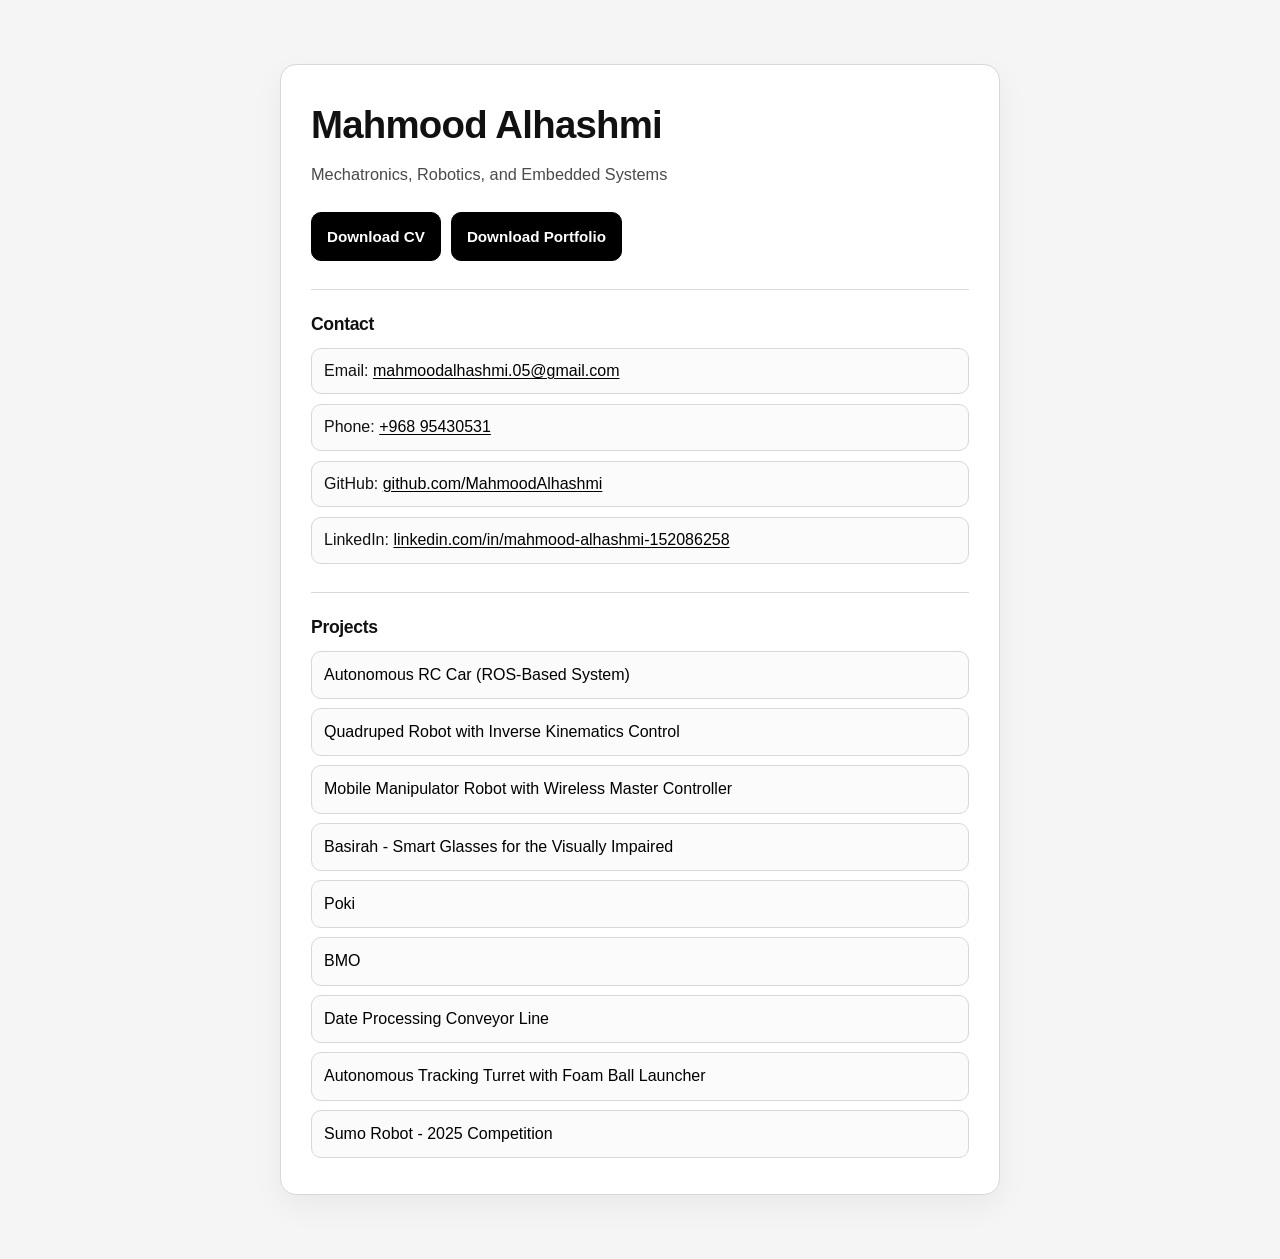
<file: index.html>
﻿<!DOCTYPE html>
<html lang="en">
<head>
  <meta charset="UTF-8" />
  <meta name="viewport" content="width=device-width, initial-scale=1.0" />
  <title>Mahmood Alhashmi</title>
  <meta name="description" content="Mahmood Alhashmi | Portfolio" />
  
  <link rel="icon" type="image/png" href="favicon.png" />
<style>
    :root {
      --bg: #f5f5f5;
      --surface: #ffffff;
      --text: #111111;
      --muted: #4a4a4a;
      --line: #d8d8d8;
      --accent: #000000;
      --accent-hover: #1f1f1f;
    }

    * { box-sizing: border-box; }

    body {
      margin: 0;
      font-family: "Segoe UI", Tahoma, Geneva, Verdana, sans-serif;
      background: var(--bg);
      color: var(--text);
      line-height: 1.65;
    }

    main {
      max-width: 760px;
      margin: 0 auto;
      padding: 64px 20px;
    }

    .shell {
      background: var(--surface);
      border: 1px solid var(--line);
      border-radius: 16px;
      box-shadow: 0 12px 32px rgba(0, 0, 0, 0.05);
      padding: 36px 30px;
    }

    h1, h2 {
      margin: 0 0 12px;
      line-height: 1.25;
      letter-spacing: -0.02em;
    }

    h1 { font-size: clamp(1.9rem, 5vw, 2.4rem); }
    h2 { font-size: 1.1rem; margin-top: 0; }

    p { margin: 0 0 14px; color: var(--muted); max-width: 52ch; }

    header p { font-size: 1.02rem; }

    .actions {
      display: flex;
      gap: 10px;
      flex-wrap: wrap;
      margin: 24px 0 0;
    }

    .btn {
      display: inline-block;
      text-decoration: none;
      color: #ffffff;
      background: var(--accent);
      border: 1px solid var(--accent);
      padding: 11px 15px;
      border-radius: 10px;
      font-weight: 600;
      font-size: 0.95rem;
      transition: background-color 0.18s ease, transform 0.18s ease, box-shadow 0.18s ease;
    }

    .btn:hover {
      background: var(--accent-hover);
      border-color: var(--accent-hover);
      transform: translateY(-1px);
      box-shadow: 0 5px 14px rgba(0, 0, 0, 0.18);
    }

    .contact, .projects {
      border-top: 1px solid var(--line);
      padding-top: 24px;
      margin-top: 28px;
    }

    .contact-list {
      list-style: none;
      padding: 0;
      margin: 0;
      display: grid;
      gap: 10px;
    }

    .contact-list li {
      padding: 9px 12px;
      border: 1px solid var(--line);
      border-radius: 10px;
      background: #fbfbfb;
    }

    a {
      color: var(--accent);
      text-underline-offset: 2px;
      text-decoration-thickness: 1px;
    }

    .projects ul {
      margin: 0;
      padding: 0;
      list-style: none;
      display: grid;
      gap: 9px;
    }

    .projects li {
      border: 1px solid var(--line);
      border-radius: 10px;
      background: #fbfbfb;
      padding: 10px 12px;
    }

    .projects li a { text-decoration: none; }
    .projects li a:hover { text-decoration: underline; }

    @media (max-width: 600px) {
      main { padding: 28px 14px; }
      .shell { padding: 24px 18px; border-radius: 12px; }
      .btn { width: 100%; text-align: center; }
    }
  </style>
</head>
<body>
  <main>
    <div class="shell">
      <header>
        <h1>Mahmood Alhashmi</h1>
        <p>Mechatronics, Robotics, and Embedded Systems</p>
        <div class="actions">
          <a class="btn" href="Mahmood_Alhashmi_CV.pdf" download>Download CV</a>
          <a class="btn" href="Mahmood_Alhashmi_Portfolio.pdf" download>Download Portfolio</a>
        </div>
      </header>

      <section class="contact" aria-labelledby="contact-heading">
        <h2 id="contact-heading">Contact</h2>
        <ul class="contact-list">
          <li>Email: <a href="mailto:mahmoodalhashmi.05@gmail.com">mahmoodalhashmi.05@gmail.com</a></li>
          <li>Phone: <a href="tel:+96895430531">+968 95430531</a></li>
          <li>GitHub: <a href="https://github.com/MahmoodAlhashmi" target="_blank" rel="noopener noreferrer">github.com/MahmoodAlhashmi</a></li>
          <li>LinkedIn: <a href="https://www.linkedin.com/in/mahmood-alhashmi-152086258/" target="_blank" rel="noopener noreferrer">linkedin.com/in/mahmood-alhashmi-152086258</a></li>
        </ul>
      </section>

      <section class="projects" aria-labelledby="projects-heading">
        <h2 id="projects-heading">Projects</h2>
        <ul>
          <li><a href="projects/autonomous-rc-car.html">Autonomous RC Car (ROS-Based System)</a></li>
          <li><a href="projects/quadruped-ik.html">Quadruped Robot with Inverse Kinematics Control</a></li>
          <li><a href="projects/mobile-manipulator.html">Mobile Manipulator Robot with Wireless Master Controller</a></li>
          <li><a href="projects/basirah.html">Basirah - Smart Glasses for the Visually Impaired</a></li>
          <li><a href="projects/poki.html">Poki</a></li>
          <li><a href="projects/bmo.html">BMO</a></li>
          <li><a href="projects/date-processing-line.html">Date Processing Conveyor Line</a></li>
          <li><a href="projects/autonomous-turret.html">Autonomous Tracking Turret with Foam Ball Launcher</a></li>
          <li><a href="projects/sumo-robot.html">Sumo Robot - 2025 Competition</a></li>
        </ul>
      </section>
    </div>
  </main>
</body>
</html>
</file>
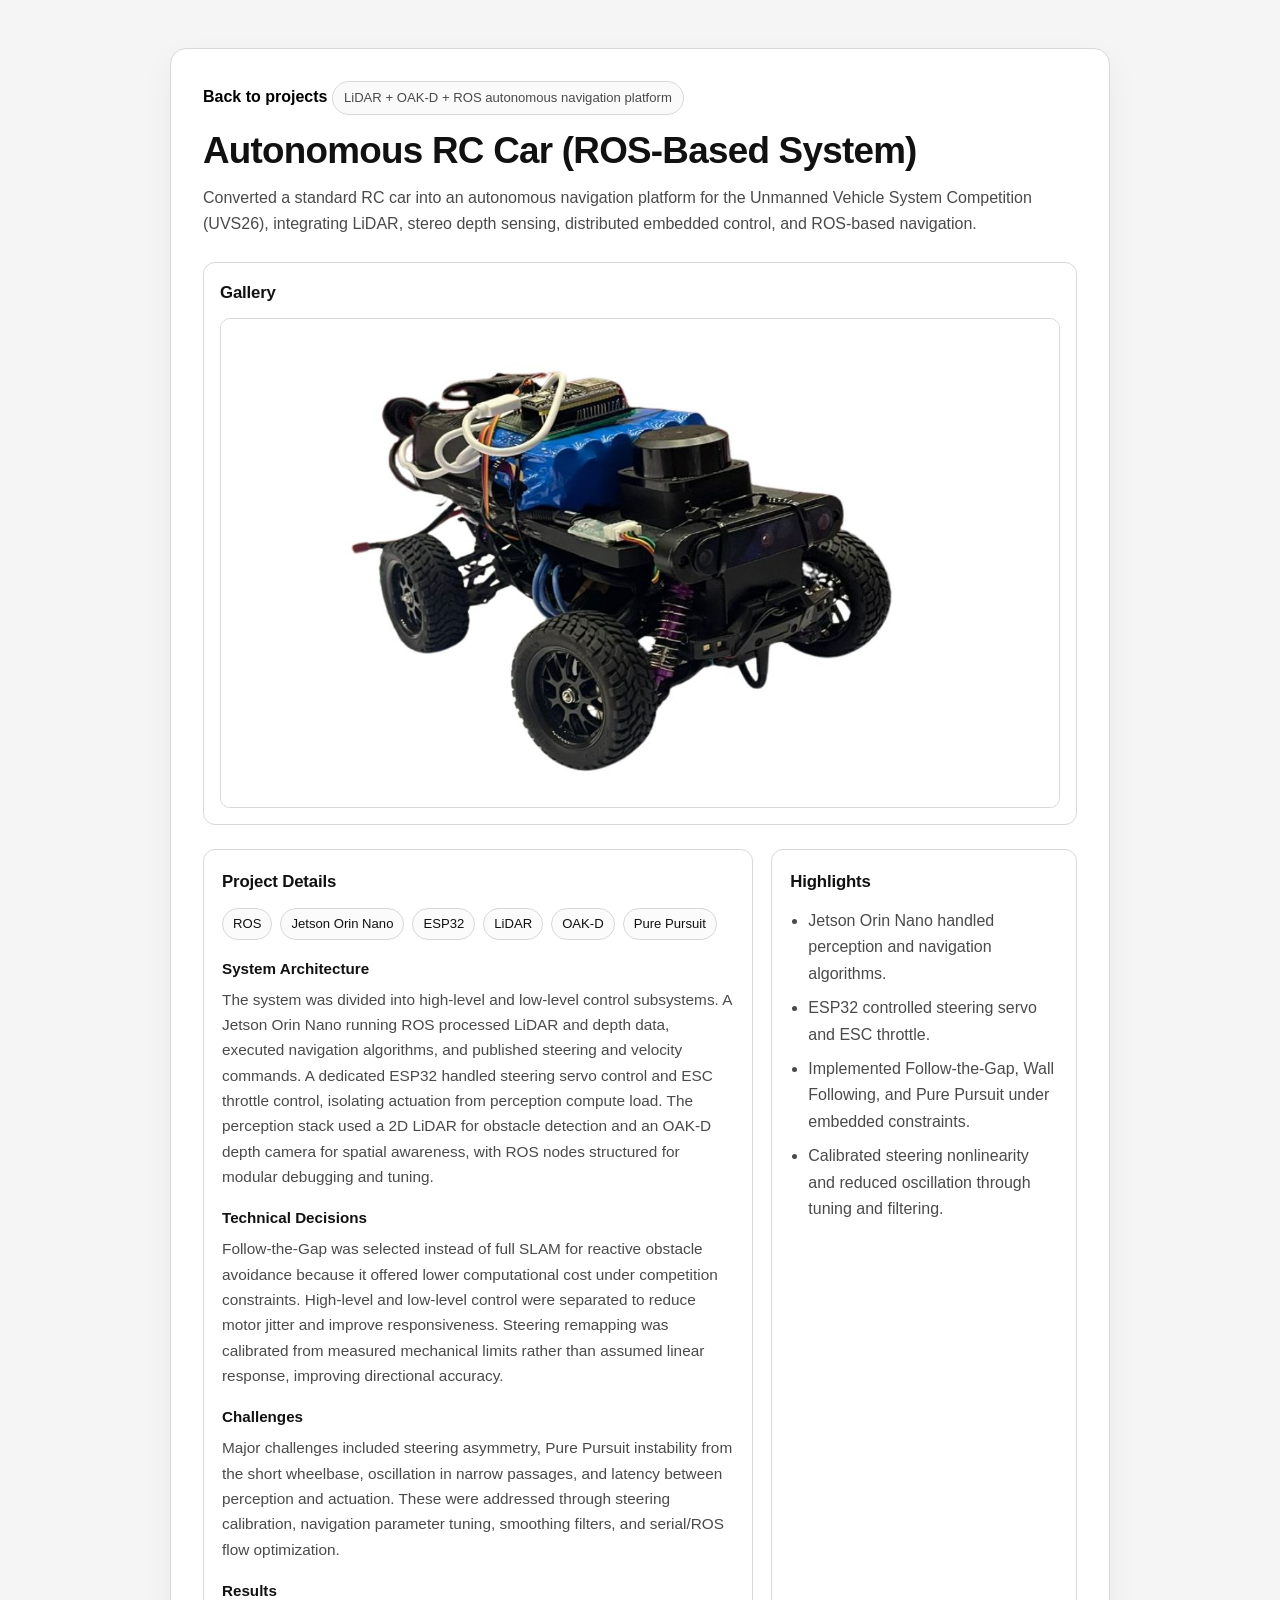
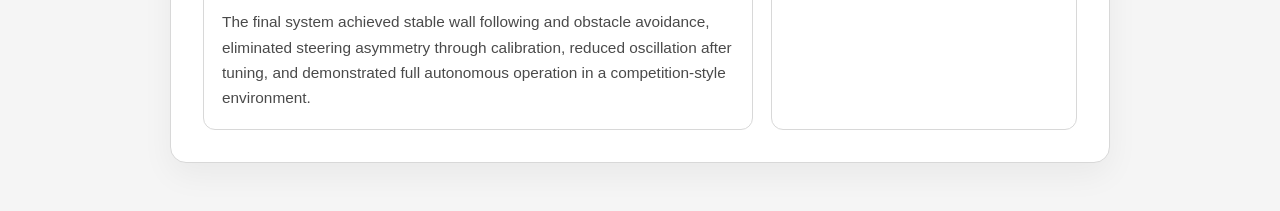
<file: projects/autonomous-rc-car.html>
﻿<!DOCTYPE html>
<html lang="en">
<head>
  <meta charset="UTF-8" />
  <meta name="viewport" content="width=device-width, initial-scale=1.0" />
  <title>Autonomous RC Car (ROS-Based System) | Mahmood Alhashmi</title>
  <meta name="description" content="Converted a standard RC car into an autonomous navigation platform for the Unmanned Vehicle System Competition (UVS26), integrating LiDAR, stereo depth sensing, distributed embedded control, and ROS-based navigation." />
  
  <link rel="icon" type="image/png" href="../favicon.png" />
<style>
    :root {
      --bg: #f5f5f5;
      --surface: #ffffff;
      --text: #111111;
      --muted: #4a4a4a;
      --line: #d8d8d8;
      --accent: #000000;
      --accent-hover: #1f1f1f;
    }

    * { box-sizing: border-box; }

    body {
      margin: 0;
      font-family: "Segoe UI", Tahoma, Geneva, Verdana, sans-serif;
      background: var(--bg);
      color: var(--text);
      line-height: 1.65;
    }

    main {
      max-width: 980px;
      margin: 0 auto;
      padding: 48px 20px;
    }

    .shell {
      background: var(--surface);
      border: 1px solid var(--line);
      border-radius: 16px;
      box-shadow: 0 12px 32px rgba(0, 0, 0, 0.05);
      padding: 32px;
    }

    .back-link {
      display: inline-block;
      margin-bottom: 14px;
      color: var(--accent);
      text-decoration: none;
      font-weight: 600;
    }

    .back-link:hover { text-decoration: underline; }

    .pill {
      display: inline-block;
      font-size: 0.82rem;
      border: 1px solid var(--line);
      border-radius: 999px;
      padding: 5px 11px;
      margin-bottom: 14px;
      background: #fafafa;
      color: var(--muted);
    }

    h1 {
      margin: 0;
      font-size: clamp(1.8rem, 4vw, 2.3rem);
      line-height: 1.2;
      letter-spacing: -0.02em;
    }

    p {
      margin: 12px 0 0;
      color: var(--muted);
    }

    .gallery-section {
      margin-top: 24px;
      border: 1px solid var(--line);
      border-radius: 12px;
      padding: 16px;
      background: #ffffff;
    }

    h2 {
      margin: 0 0 12px;
      font-size: 1.05rem;
      letter-spacing: -0.01em;
    }

    .gallery-grid {
      display: grid;
      grid-template-columns: repeat(auto-fit, minmax(220px, 1fr));
      gap: 10px;
    }

    .gallery-image {
      width: 100%;
      aspect-ratio: 12 / 7;
      object-fit: cover;
      border: 1px solid var(--line);
      border-radius: 10px;
      background: #fbfbfb;
      display: block;
    }

    .gallery-empty {
      border: 1px dashed var(--line);
      border-radius: 10px;
      padding: 14px;
      color: var(--muted);
      background: #fbfbfb;
    }

    .content-grid {
      margin-top: 24px;
      display: grid;
      grid-template-columns: 1.8fr 1fr;
      gap: 18px;
    }

    .card {
      border: 1px solid var(--line);
      border-radius: 12px;
      padding: 18px;
      background: #ffffff;
    }

    .tags {
      display: flex;
      flex-wrap: wrap;
      gap: 8px;
      margin-bottom: 14px;
    }

    .tag {
      border: 1px solid var(--line);
      border-radius: 999px;
      padding: 4px 10px;
      font-size: 0.82rem;
      background: #fbfbfb;
      color: var(--text);
    }

    h3 {
      margin: 16px 0 6px;
      font-size: 0.95rem;
      color: var(--text);
    }

    .details p {
      margin: 0;
      color: var(--muted);
      font-size: 0.96rem;
    }

    .highlights {
      margin: 0;
      padding-left: 18px;
    }

    .highlights li {
      margin-bottom: 8px;
      color: var(--muted);
    }
@media (max-width: 760px) {
      main { padding: 26px 14px; }
      .shell { padding: 22px 18px; border-radius: 12px; }
      .content-grid { grid-template-columns: 1fr; }
    }
  </style>
</head>
<body>
  <main>
    <div class="shell">
      <a class="back-link" href="../index.html#projects">Back to projects</a>
      <span class="pill">LiDAR + OAK-D + ROS autonomous navigation platform</span>
      <h1>Autonomous RC Car (ROS-Based System)</h1>
      <p>Converted a standard RC car into an autonomous navigation platform for the Unmanned Vehicle System Competition (UVS26), integrating LiDAR, stereo depth sensing, distributed embedded control, and ROS-based navigation.</p>

      <section class="gallery-section" aria-label="Project gallery">
        <h2>Gallery</h2>
        <div class="gallery-grid">
          <img class="gallery-image" src="../images/autonomous-rc-car/5.jpg" alt="Autonomous RC Car (ROS-Based System) image 1" loading="lazy" />
        </div>
      </section>

      <section class="content-grid" aria-label="Project details and highlights">
        <article class="card details">
          <h2>Project Details</h2>
          <div class="tags">
          <span class="tag">ROS</span>
          <span class="tag">Jetson Orin Nano</span>
          <span class="tag">ESP32</span>
          <span class="tag">LiDAR</span>
          <span class="tag">OAK-D</span>
          <span class="tag">Pure Pursuit</span>
          </div>
        <h3>System Architecture</h3>
        <p>The system was divided into high-level and low-level control subsystems. A Jetson Orin Nano running ROS processed LiDAR and depth data, executed navigation algorithms, and published steering and velocity commands. A dedicated ESP32 handled steering servo control and ESC throttle control, isolating actuation from perception compute load. The perception stack used a 2D LiDAR for obstacle detection and an OAK-D depth camera for spatial awareness, with ROS nodes structured for modular debugging and tuning.</p>
        <h3>Technical Decisions</h3>
        <p>Follow-the-Gap was selected instead of full SLAM for reactive obstacle avoidance because it offered lower computational cost under competition constraints. High-level and low-level control were separated to reduce motor jitter and improve responsiveness. Steering remapping was calibrated from measured mechanical limits rather than assumed linear response, improving directional accuracy.</p>
        <h3>Challenges</h3>
        <p>Major challenges included steering asymmetry, Pure Pursuit instability from the short wheelbase, oscillation in narrow passages, and latency between perception and actuation. These were addressed through steering calibration, navigation parameter tuning, smoothing filters, and serial/ROS flow optimization.</p>
        <h3>Results</h3>
        <p>The final system achieved stable wall following and obstacle avoidance, eliminated steering asymmetry through calibration, reduced oscillation after tuning, and demonstrated full autonomous operation in a competition-style environment.</p>
        </article>

        <aside class="card">
          <h2>Highlights</h2>
          <ul class="highlights">
          <li>Jetson Orin Nano handled perception and navigation algorithms.</li>
          <li>ESP32 controlled steering servo and ESC throttle.</li>
          <li>Implemented Follow-the-Gap, Wall Following, and Pure Pursuit under embedded constraints.</li>
          <li>Calibrated steering nonlinearity and reduced oscillation through tuning and filtering.</li>
          </ul>
</aside>
      </section>
    </div>
  </main>
</body>
</html>
</file>
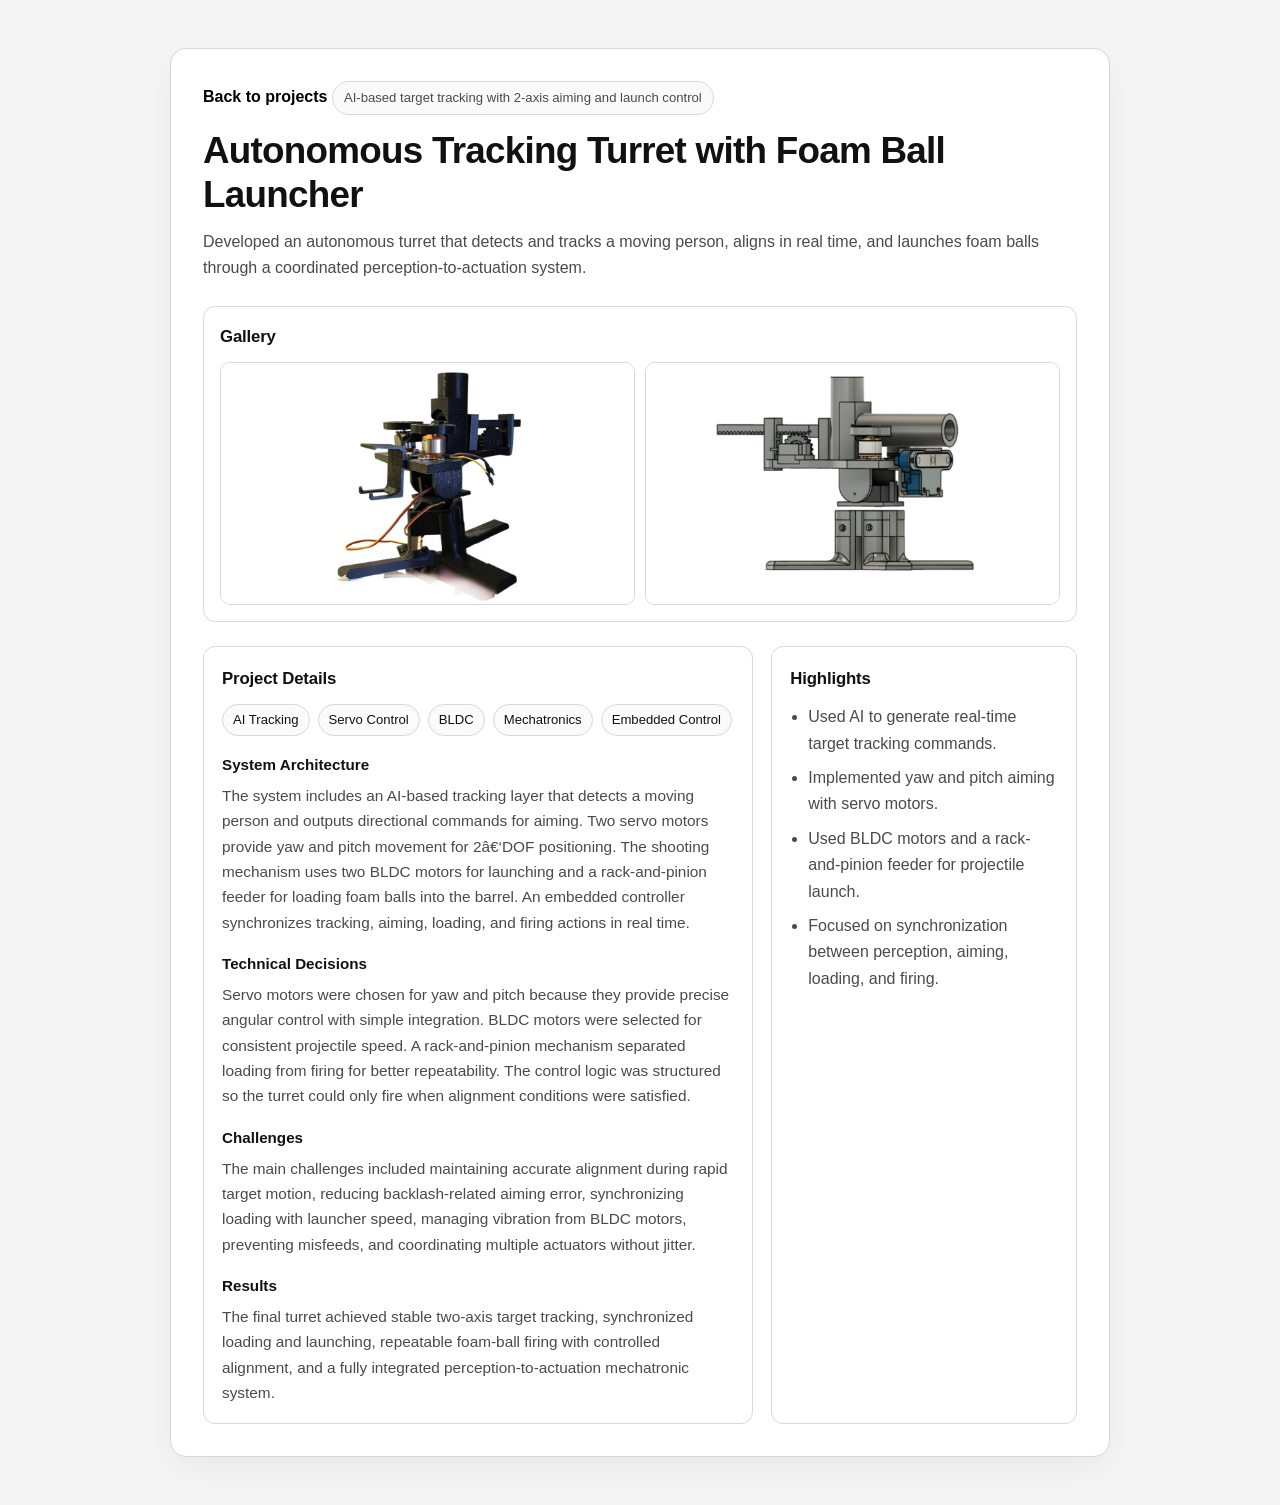
<file: projects/autonomous-turret.html>
﻿<!DOCTYPE html>
<html lang="en">
<head>
  <meta charset="UTF-8" />
  <meta name="viewport" content="width=device-width, initial-scale=1.0" />
  <title>Autonomous Tracking Turret with Foam Ball Launcher | Mahmood Alhashmi</title>
  <meta name="description" content="Developed an autonomous turret that detects and tracks a moving person, aligns in real time, and launches foam balls through a coordinated perception-to-actuation system." />
  
  <link rel="icon" type="image/png" href="../favicon.png" />
<style>
    :root {
      --bg: #f5f5f5;
      --surface: #ffffff;
      --text: #111111;
      --muted: #4a4a4a;
      --line: #d8d8d8;
      --accent: #000000;
      --accent-hover: #1f1f1f;
    }

    * { box-sizing: border-box; }

    body {
      margin: 0;
      font-family: "Segoe UI", Tahoma, Geneva, Verdana, sans-serif;
      background: var(--bg);
      color: var(--text);
      line-height: 1.65;
    }

    main {
      max-width: 980px;
      margin: 0 auto;
      padding: 48px 20px;
    }

    .shell {
      background: var(--surface);
      border: 1px solid var(--line);
      border-radius: 16px;
      box-shadow: 0 12px 32px rgba(0, 0, 0, 0.05);
      padding: 32px;
    }

    .back-link {
      display: inline-block;
      margin-bottom: 14px;
      color: var(--accent);
      text-decoration: none;
      font-weight: 600;
    }

    .back-link:hover { text-decoration: underline; }

    .pill {
      display: inline-block;
      font-size: 0.82rem;
      border: 1px solid var(--line);
      border-radius: 999px;
      padding: 5px 11px;
      margin-bottom: 14px;
      background: #fafafa;
      color: var(--muted);
    }

    h1 {
      margin: 0;
      font-size: clamp(1.8rem, 4vw, 2.3rem);
      line-height: 1.2;
      letter-spacing: -0.02em;
    }

    p {
      margin: 12px 0 0;
      color: var(--muted);
    }

    .gallery-section {
      margin-top: 24px;
      border: 1px solid var(--line);
      border-radius: 12px;
      padding: 16px;
      background: #ffffff;
    }

    h2 {
      margin: 0 0 12px;
      font-size: 1.05rem;
      letter-spacing: -0.01em;
    }

    .gallery-grid {
      display: grid;
      grid-template-columns: repeat(auto-fit, minmax(220px, 1fr));
      gap: 10px;
    }

    .gallery-image {
      width: 100%;
      aspect-ratio: 12 / 7;
      object-fit: cover;
      border: 1px solid var(--line);
      border-radius: 10px;
      background: #fbfbfb;
      display: block;
    }

    .gallery-empty {
      border: 1px dashed var(--line);
      border-radius: 10px;
      padding: 14px;
      color: var(--muted);
      background: #fbfbfb;
    }

    .content-grid {
      margin-top: 24px;
      display: grid;
      grid-template-columns: 1.8fr 1fr;
      gap: 18px;
    }

    .card {
      border: 1px solid var(--line);
      border-radius: 12px;
      padding: 18px;
      background: #ffffff;
    }

    .tags {
      display: flex;
      flex-wrap: wrap;
      gap: 8px;
      margin-bottom: 14px;
    }

    .tag {
      border: 1px solid var(--line);
      border-radius: 999px;
      padding: 4px 10px;
      font-size: 0.82rem;
      background: #fbfbfb;
      color: var(--text);
    }

    h3 {
      margin: 16px 0 6px;
      font-size: 0.95rem;
      color: var(--text);
    }

    .details p {
      margin: 0;
      color: var(--muted);
      font-size: 0.96rem;
    }

    .highlights {
      margin: 0;
      padding-left: 18px;
    }

    .highlights li {
      margin-bottom: 8px;
      color: var(--muted);
    }
@media (max-width: 760px) {
      main { padding: 26px 14px; }
      .shell { padding: 22px 18px; border-radius: 12px; }
      .content-grid { grid-template-columns: 1fr; }
    }
  </style>
</head>
<body>
  <main>
    <div class="shell">
      <a class="back-link" href="../index.html#projects">Back to projects</a>
      <span class="pill">AI-based target tracking with 2-axis aiming and launch control</span>
      <h1>Autonomous Tracking Turret with Foam Ball Launcher</h1>
      <p>Developed an autonomous turret that detects and tracks a moving person, aligns in real time, and launches foam balls through a coordinated perception-to-actuation system.</p>

      <section class="gallery-section" aria-label="Project gallery">
        <h2>Gallery</h2>
        <div class="gallery-grid">
          <img class="gallery-image" src="../images/autonomous-turret/2.jpg" alt="Autonomous Tracking Turret with Foam Ball Launcher image 1" loading="lazy" />
          <img class="gallery-image" src="../images/autonomous-turret/autonomous-turret.jpg" alt="Autonomous Tracking Turret with Foam Ball Launcher image 2" loading="lazy" />
        </div>
      </section>

      <section class="content-grid" aria-label="Project details and highlights">
        <article class="card details">
          <h2>Project Details</h2>
          <div class="tags">
          <span class="tag">AI Tracking</span>
          <span class="tag">Servo Control</span>
          <span class="tag">BLDC</span>
          <span class="tag">Mechatronics</span>
          <span class="tag">Embedded Control</span>
          </div>
        <h3>System Architecture</h3>
        <p>The system includes an AI-based tracking layer that detects a moving person and outputs directional commands for aiming. Two servo motors provide yaw and pitch movement for 2â€‘DOF positioning. The shooting mechanism uses two BLDC motors for launching and a rack-and-pinion feeder for loading foam balls into the barrel. An embedded controller synchronizes tracking, aiming, loading, and firing actions in real time.</p>
        <h3>Technical Decisions</h3>
        <p>Servo motors were chosen for yaw and pitch because they provide precise angular control with simple integration. BLDC motors were selected for consistent projectile speed. A rack-and-pinion mechanism separated loading from firing for better repeatability. The control logic was structured so the turret could only fire when alignment conditions were satisfied.</p>
        <h3>Challenges</h3>
        <p>The main challenges included maintaining accurate alignment during rapid target motion, reducing backlash-related aiming error, synchronizing loading with launcher speed, managing vibration from BLDC motors, preventing misfeeds, and coordinating multiple actuators without jitter.</p>
        <h3>Results</h3>
        <p>The final turret achieved stable two-axis target tracking, synchronized loading and launching, repeatable foam-ball firing with controlled alignment, and a fully integrated perception-to-actuation mechatronic system.</p>
        </article>

        <aside class="card">
          <h2>Highlights</h2>
          <ul class="highlights">
          <li>Used AI to generate real-time target tracking commands.</li>
          <li>Implemented yaw and pitch aiming with servo motors.</li>
          <li>Used BLDC motors and a rack-and-pinion feeder for projectile launch.</li>
          <li>Focused on synchronization between perception, aiming, loading, and firing.</li>
          </ul>
</aside>
      </section>
    </div>
  </main>
</body>
</html>
</file>
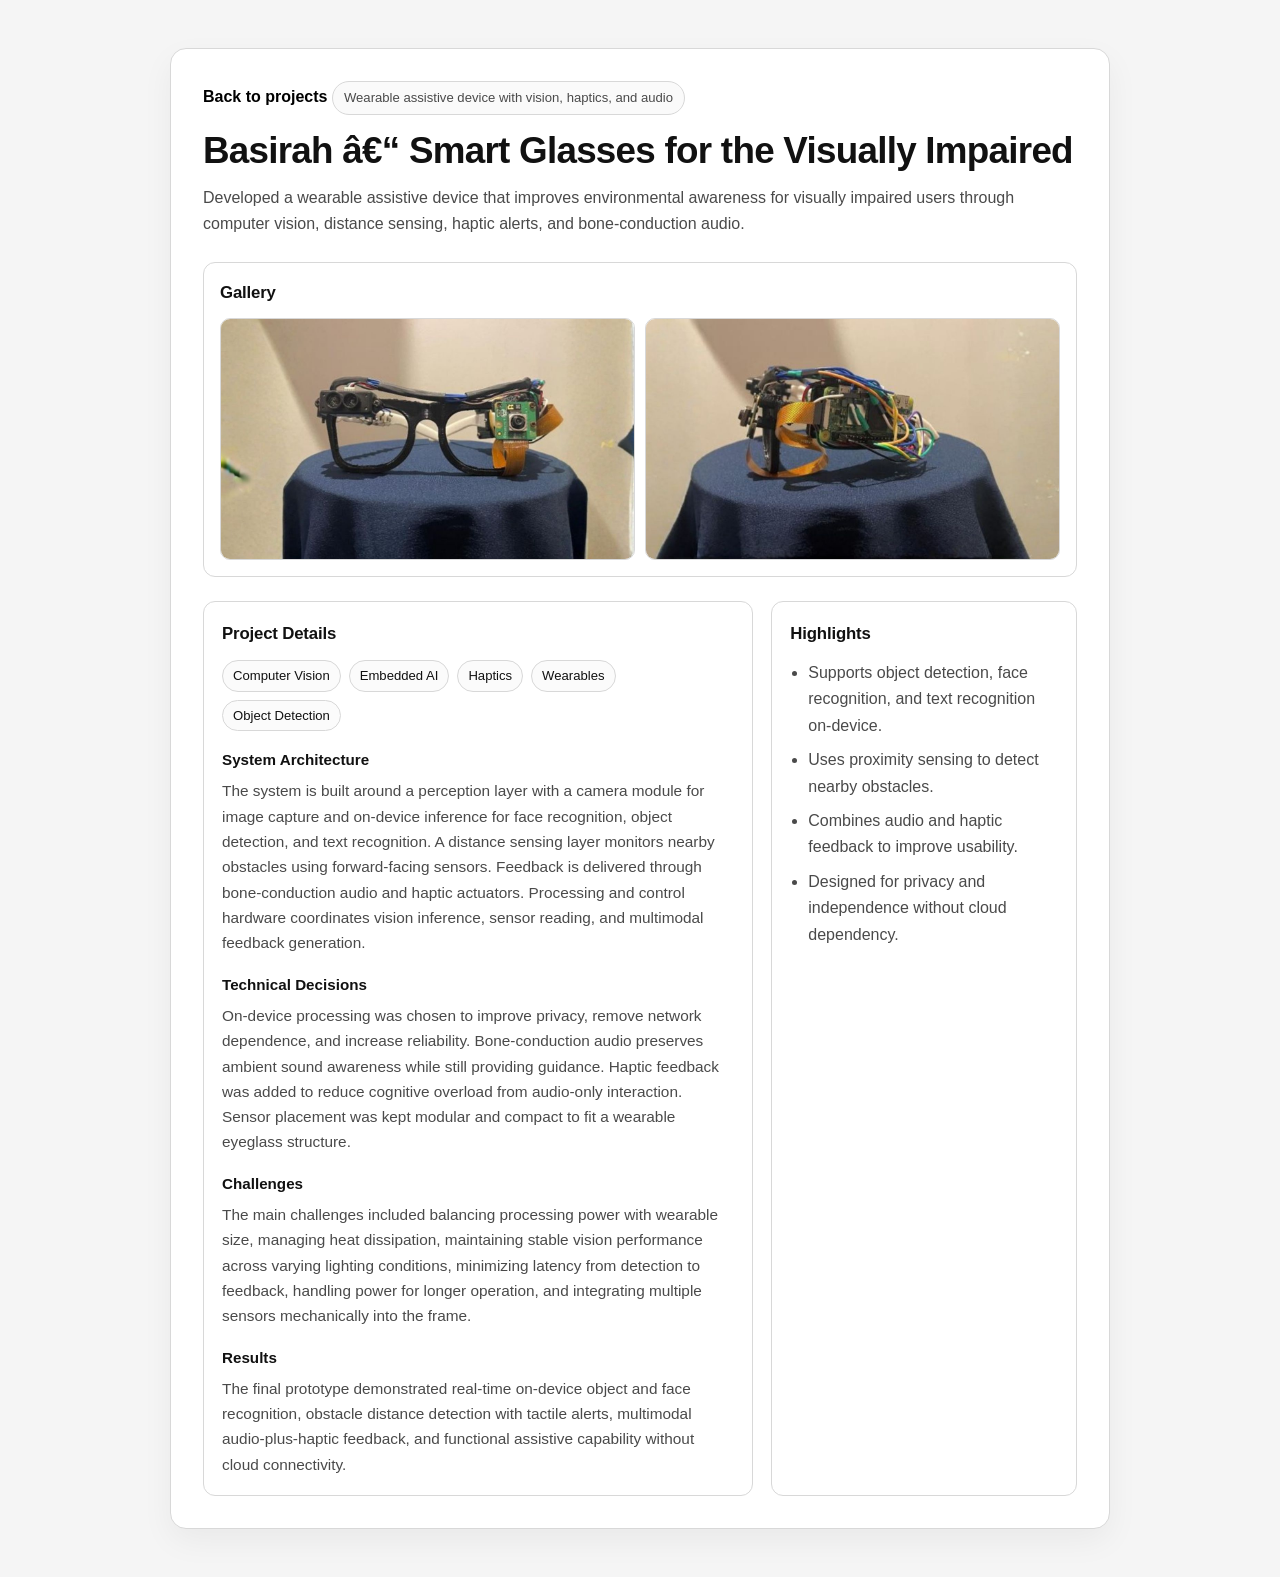
<file: projects/basirah.html>
﻿<!DOCTYPE html>
<html lang="en">
<head>
  <meta charset="UTF-8" />
  <meta name="viewport" content="width=device-width, initial-scale=1.0" />
  <title>Basirah â€“ Smart Glasses for the Visually Impaired | Mahmood Alhashmi</title>
  <meta name="description" content="Developed a wearable assistive device that improves environmental awareness for visually impaired users through computer vision, distance sensing, haptic alerts, and bone-conduction audio." />
  
  <link rel="icon" type="image/png" href="../favicon.png" />
<style>
    :root {
      --bg: #f5f5f5;
      --surface: #ffffff;
      --text: #111111;
      --muted: #4a4a4a;
      --line: #d8d8d8;
      --accent: #000000;
      --accent-hover: #1f1f1f;
    }

    * { box-sizing: border-box; }

    body {
      margin: 0;
      font-family: "Segoe UI", Tahoma, Geneva, Verdana, sans-serif;
      background: var(--bg);
      color: var(--text);
      line-height: 1.65;
    }

    main {
      max-width: 980px;
      margin: 0 auto;
      padding: 48px 20px;
    }

    .shell {
      background: var(--surface);
      border: 1px solid var(--line);
      border-radius: 16px;
      box-shadow: 0 12px 32px rgba(0, 0, 0, 0.05);
      padding: 32px;
    }

    .back-link {
      display: inline-block;
      margin-bottom: 14px;
      color: var(--accent);
      text-decoration: none;
      font-weight: 600;
    }

    .back-link:hover { text-decoration: underline; }

    .pill {
      display: inline-block;
      font-size: 0.82rem;
      border: 1px solid var(--line);
      border-radius: 999px;
      padding: 5px 11px;
      margin-bottom: 14px;
      background: #fafafa;
      color: var(--muted);
    }

    h1 {
      margin: 0;
      font-size: clamp(1.8rem, 4vw, 2.3rem);
      line-height: 1.2;
      letter-spacing: -0.02em;
    }

    p {
      margin: 12px 0 0;
      color: var(--muted);
    }

    .gallery-section {
      margin-top: 24px;
      border: 1px solid var(--line);
      border-radius: 12px;
      padding: 16px;
      background: #ffffff;
    }

    h2 {
      margin: 0 0 12px;
      font-size: 1.05rem;
      letter-spacing: -0.01em;
    }

    .gallery-grid {
      display: grid;
      grid-template-columns: repeat(auto-fit, minmax(220px, 1fr));
      gap: 10px;
    }

    .gallery-image {
      width: 100%;
      aspect-ratio: 12 / 7;
      object-fit: cover;
      border: 1px solid var(--line);
      border-radius: 10px;
      background: #fbfbfb;
      display: block;
    }

    .gallery-empty {
      border: 1px dashed var(--line);
      border-radius: 10px;
      padding: 14px;
      color: var(--muted);
      background: #fbfbfb;
    }

    .content-grid {
      margin-top: 24px;
      display: grid;
      grid-template-columns: 1.8fr 1fr;
      gap: 18px;
    }

    .card {
      border: 1px solid var(--line);
      border-radius: 12px;
      padding: 18px;
      background: #ffffff;
    }

    .tags {
      display: flex;
      flex-wrap: wrap;
      gap: 8px;
      margin-bottom: 14px;
    }

    .tag {
      border: 1px solid var(--line);
      border-radius: 999px;
      padding: 4px 10px;
      font-size: 0.82rem;
      background: #fbfbfb;
      color: var(--text);
    }

    h3 {
      margin: 16px 0 6px;
      font-size: 0.95rem;
      color: var(--text);
    }

    .details p {
      margin: 0;
      color: var(--muted);
      font-size: 0.96rem;
    }

    .highlights {
      margin: 0;
      padding-left: 18px;
    }

    .highlights li {
      margin-bottom: 8px;
      color: var(--muted);
    }
@media (max-width: 760px) {
      main { padding: 26px 14px; }
      .shell { padding: 22px 18px; border-radius: 12px; }
      .content-grid { grid-template-columns: 1fr; }
    }
  </style>
</head>
<body>
  <main>
    <div class="shell">
      <a class="back-link" href="../index.html#projects">Back to projects</a>
      <span class="pill">Wearable assistive device with vision, haptics, and audio</span>
      <h1>Basirah â€“ Smart Glasses for the Visually Impaired</h1>
      <p>Developed a wearable assistive device that improves environmental awareness for visually impaired users through computer vision, distance sensing, haptic alerts, and bone-conduction audio.</p>

      <section class="gallery-section" aria-label="Project gallery">
        <h2>Gallery</h2>
        <div class="gallery-grid">
          <img class="gallery-image" src="../images/basirah/10.jpg" alt="Basirah â€“ Smart Glasses for the Visually Impaired image 1" loading="lazy" />
          <img class="gallery-image" src="../images/basirah/11.jpg" alt="Basirah â€“ Smart Glasses for the Visually Impaired image 2" loading="lazy" />
        </div>
      </section>

      <section class="content-grid" aria-label="Project details and highlights">
        <article class="card details">
          <h2>Project Details</h2>
          <div class="tags">
          <span class="tag">Computer Vision</span>
          <span class="tag">Embedded AI</span>
          <span class="tag">Haptics</span>
          <span class="tag">Wearables</span>
          <span class="tag">Object Detection</span>
          </div>
        <h3>System Architecture</h3>
        <p>The system is built around a perception layer with a camera module for image capture and on-device inference for face recognition, object detection, and text recognition. A distance sensing layer monitors nearby obstacles using forward-facing sensors. Feedback is delivered through bone-conduction audio and haptic actuators. Processing and control hardware coordinates vision inference, sensor reading, and multimodal feedback generation.</p>
        <h3>Technical Decisions</h3>
        <p>On-device processing was chosen to improve privacy, remove network dependence, and increase reliability. Bone-conduction audio preserves ambient sound awareness while still providing guidance. Haptic feedback was added to reduce cognitive overload from audio-only interaction. Sensor placement was kept modular and compact to fit a wearable eyeglass structure.</p>
        <h3>Challenges</h3>
        <p>The main challenges included balancing processing power with wearable size, managing heat dissipation, maintaining stable vision performance across varying lighting conditions, minimizing latency from detection to feedback, handling power for longer operation, and integrating multiple sensors mechanically into the frame.</p>
        <h3>Results</h3>
        <p>The final prototype demonstrated real-time on-device object and face recognition, obstacle distance detection with tactile alerts, multimodal audio-plus-haptic feedback, and functional assistive capability without cloud connectivity.</p>
        </article>

        <aside class="card">
          <h2>Highlights</h2>
          <ul class="highlights">
          <li>Supports object detection, face recognition, and text recognition on-device.</li>
          <li>Uses proximity sensing to detect nearby obstacles.</li>
          <li>Combines audio and haptic feedback to improve usability.</li>
          <li>Designed for privacy and independence without cloud dependency.</li>
          </ul>
</aside>
      </section>
    </div>
  </main>
</body>
</html>
</file>
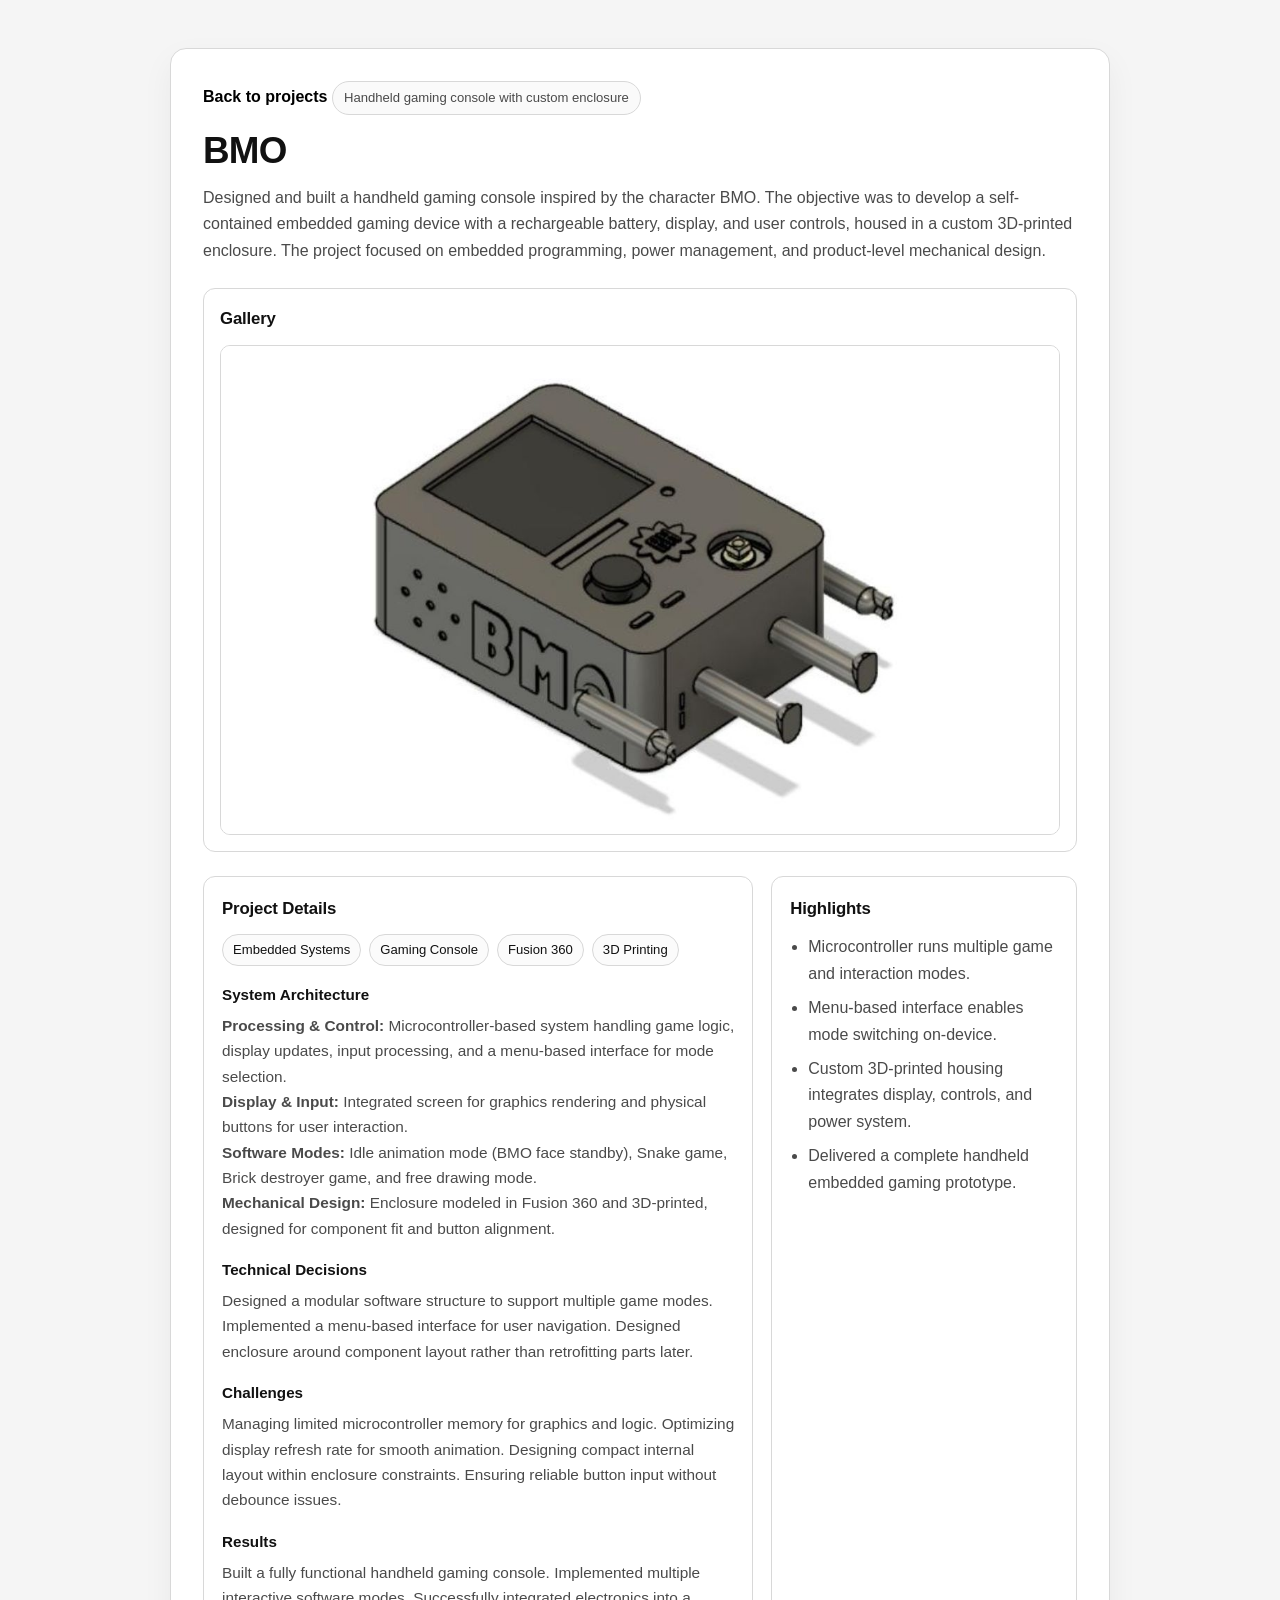
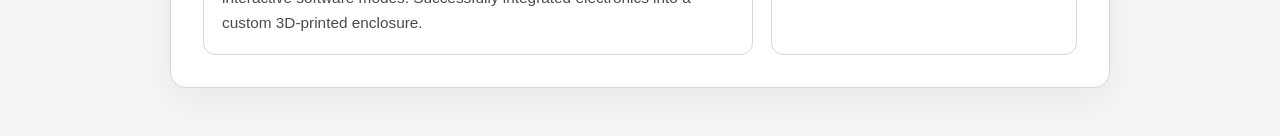
<file: projects/bmo.html>
﻿<!DOCTYPE html>
<html lang="en">
<head>
  <meta charset="UTF-8" />
  <meta name="viewport" content="width=device-width, initial-scale=1.0" />
  <title>BMO | Mahmood Alhashmi</title>
  <meta name="description" content="Designed and built a handheld gaming console inspired by BMO with rechargeable battery, display, user controls, and a custom 3D-printed enclosure." />
  
  <link rel="icon" type="image/png" href="../favicon.png" />
<style>
    :root {
      --bg: #f5f5f5;
      --surface: #ffffff;
      --text: #111111;
      --muted: #4a4a4a;
      --line: #d8d8d8;
      --accent: #000000;
      --accent-hover: #1f1f1f;
    }

    * { box-sizing: border-box; }

    body {
      margin: 0;
      font-family: "Segoe UI", Tahoma, Geneva, Verdana, sans-serif;
      background: var(--bg);
      color: var(--text);
      line-height: 1.65;
    }

    main {
      max-width: 980px;
      margin: 0 auto;
      padding: 48px 20px;
    }

    .shell {
      background: var(--surface);
      border: 1px solid var(--line);
      border-radius: 16px;
      box-shadow: 0 12px 32px rgba(0, 0, 0, 0.05);
      padding: 32px;
    }

    .back-link {
      display: inline-block;
      margin-bottom: 14px;
      color: var(--accent);
      text-decoration: none;
      font-weight: 600;
    }

    .back-link:hover { text-decoration: underline; }

    .pill {
      display: inline-block;
      font-size: 0.82rem;
      border: 1px solid var(--line);
      border-radius: 999px;
      padding: 5px 11px;
      margin-bottom: 14px;
      background: #fafafa;
      color: var(--muted);
    }

    h1 {
      margin: 0;
      font-size: clamp(1.8rem, 4vw, 2.3rem);
      line-height: 1.2;
      letter-spacing: -0.02em;
    }

    p {
      margin: 12px 0 0;
      color: var(--muted);
    }

    .gallery-section {
      margin-top: 24px;
      border: 1px solid var(--line);
      border-radius: 12px;
      padding: 16px;
      background: #ffffff;
    }

    h2 {
      margin: 0 0 12px;
      font-size: 1.05rem;
      letter-spacing: -0.01em;
    }

    .gallery-grid {
      display: grid;
      grid-template-columns: repeat(auto-fit, minmax(220px, 1fr));
      gap: 10px;
    }

    .gallery-image {
      width: 100%;
      aspect-ratio: 12 / 7;
      object-fit: cover;
      border: 1px solid var(--line);
      border-radius: 10px;
      background: #fbfbfb;
      display: block;
    }

    .gallery-empty {
      border: 1px dashed var(--line);
      border-radius: 10px;
      padding: 14px;
      color: var(--muted);
      background: #fbfbfb;
    }

    .content-grid {
      margin-top: 24px;
      display: grid;
      grid-template-columns: 1.8fr 1fr;
      gap: 18px;
    }

    .card {
      border: 1px solid var(--line);
      border-radius: 12px;
      padding: 18px;
      background: #ffffff;
    }

    .tags {
      display: flex;
      flex-wrap: wrap;
      gap: 8px;
      margin-bottom: 14px;
    }

    .tag {
      border: 1px solid var(--line);
      border-radius: 999px;
      padding: 4px 10px;
      font-size: 0.82rem;
      background: #fbfbfb;
      color: var(--text);
    }

    h3 {
      margin: 16px 0 6px;
      font-size: 0.95rem;
      color: var(--text);
    }

    .details p {
      margin: 0;
      color: var(--muted);
      font-size: 0.96rem;
    }

    .highlights {
      margin: 0;
      padding-left: 18px;
    }

    .highlights li {
      margin-bottom: 8px;
      color: var(--muted);
    }
@media (max-width: 760px) {
      main { padding: 26px 14px; }
      .shell { padding: 22px 18px; border-radius: 12px; }
      .content-grid { grid-template-columns: 1fr; }
    }
  </style>
</head>
<body>
  <main>
    <div class="shell">
      <a class="back-link" href="../index.html#projects">Back to projects</a>
      <span class="pill">Handheld gaming console with custom enclosure</span>
      <h1>BMO</h1>
      <p>Designed and built a handheld gaming console inspired by the character BMO. The objective was to develop a self-contained embedded gaming device with a rechargeable battery, display, and user controls, housed in a custom 3D-printed enclosure. The project focused on embedded programming, power management, and product-level mechanical design.</p>

      <section class="gallery-section" aria-label="Project gallery">
        <h2>Gallery</h2>
        <div class="gallery-grid">
          <img class="gallery-image" src="../images/bmo/20.jpg" alt="BMO image 1" loading="lazy" />
        </div>
      </section>

      <section class="content-grid" aria-label="Project details and highlights">
        <article class="card details">
          <h2>Project Details</h2>
          <div class="tags">
            <span class="tag">Embedded Systems</span>
            <span class="tag">Gaming Console</span>
            <span class="tag">Fusion 360</span>
            <span class="tag">3D Printing</span>
          </div>
          <h3>System Architecture</h3>
          <p><strong>Processing &amp; Control:</strong> Microcontroller-based system handling game logic, display updates, input processing, and a menu-based interface for mode selection.</p>
          <p><strong>Display &amp; Input:</strong> Integrated screen for graphics rendering and physical buttons for user interaction.</p>
          <p><strong>Software Modes:</strong> Idle animation mode (BMO face standby), Snake game, Brick destroyer game, and free drawing mode.</p>
          <p><strong>Mechanical Design:</strong> Enclosure modeled in Fusion 360 and 3D-printed, designed for component fit and button alignment.</p>
          <h3>Technical Decisions</h3>
          <p>Designed a modular software structure to support multiple game modes. Implemented a menu-based interface for user navigation. Designed enclosure around component layout rather than retrofitting parts later.</p>
          <h3>Challenges</h3>
          <p>Managing limited microcontroller memory for graphics and logic. Optimizing display refresh rate for smooth animation. Designing compact internal layout within enclosure constraints. Ensuring reliable button input without debounce issues.</p>
          <h3>Results</h3>
          <p>Built a fully functional handheld gaming console. Implemented multiple interactive software modes. Successfully integrated electronics into a custom 3D-printed enclosure.</p>
        </article>

        <aside class="card">
          <h2>Highlights</h2>
          <ul class="highlights">
            <li>Microcontroller runs multiple game and interaction modes.</li>
            <li>Menu-based interface enables mode switching on-device.</li>
            <li>Custom 3D-printed housing integrates display, controls, and power system.</li>
            <li>Delivered a complete handheld embedded gaming prototype.</li>
          </ul>
</aside>
      </section>
    </div>
  </main>
</body>
</html>
</file>
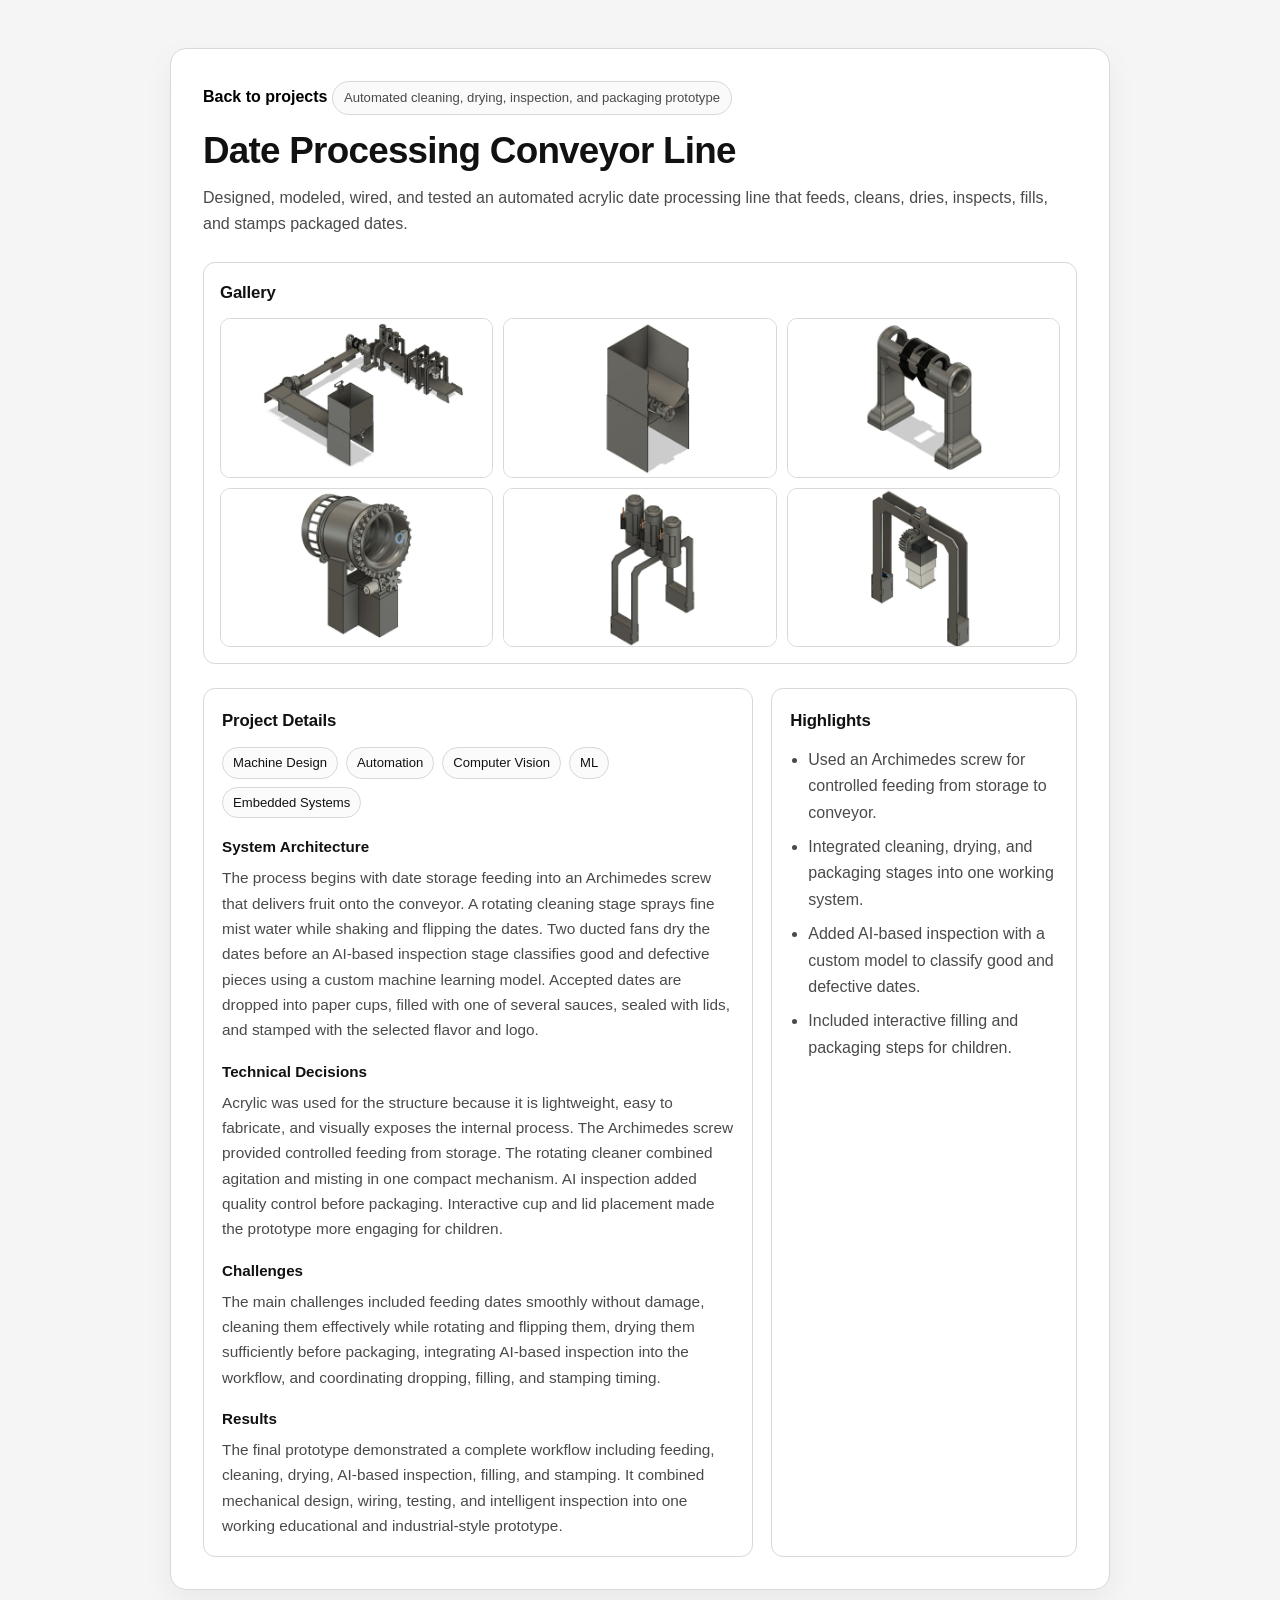
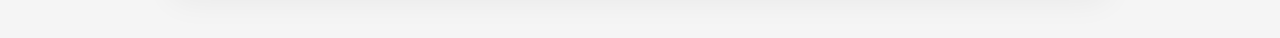
<file: projects/date-processing-line.html>
﻿<!DOCTYPE html>
<html lang="en">
<head>
  <meta charset="UTF-8" />
  <meta name="viewport" content="width=device-width, initial-scale=1.0" />
  <title>Date Processing Conveyor Line | Mahmood Alhashmi</title>
  <meta name="description" content="Designed, modeled, wired, and tested an automated acrylic date processing line that feeds, cleans, dries, inspects, fills, and stamps packaged dates." />
  
  <link rel="icon" type="image/png" href="../favicon.png" />
<style>
    :root {
      --bg: #f5f5f5;
      --surface: #ffffff;
      --text: #111111;
      --muted: #4a4a4a;
      --line: #d8d8d8;
      --accent: #000000;
      --accent-hover: #1f1f1f;
    }

    * { box-sizing: border-box; }

    body {
      margin: 0;
      font-family: "Segoe UI", Tahoma, Geneva, Verdana, sans-serif;
      background: var(--bg);
      color: var(--text);
      line-height: 1.65;
    }

    main {
      max-width: 980px;
      margin: 0 auto;
      padding: 48px 20px;
    }

    .shell {
      background: var(--surface);
      border: 1px solid var(--line);
      border-radius: 16px;
      box-shadow: 0 12px 32px rgba(0, 0, 0, 0.05);
      padding: 32px;
    }

    .back-link {
      display: inline-block;
      margin-bottom: 14px;
      color: var(--accent);
      text-decoration: none;
      font-weight: 600;
    }

    .back-link:hover { text-decoration: underline; }

    .pill {
      display: inline-block;
      font-size: 0.82rem;
      border: 1px solid var(--line);
      border-radius: 999px;
      padding: 5px 11px;
      margin-bottom: 14px;
      background: #fafafa;
      color: var(--muted);
    }

    h1 {
      margin: 0;
      font-size: clamp(1.8rem, 4vw, 2.3rem);
      line-height: 1.2;
      letter-spacing: -0.02em;
    }

    p {
      margin: 12px 0 0;
      color: var(--muted);
    }

    .gallery-section {
      margin-top: 24px;
      border: 1px solid var(--line);
      border-radius: 12px;
      padding: 16px;
      background: #ffffff;
    }

    h2 {
      margin: 0 0 12px;
      font-size: 1.05rem;
      letter-spacing: -0.01em;
    }

    .gallery-grid {
      display: grid;
      grid-template-columns: repeat(auto-fit, minmax(220px, 1fr));
      gap: 10px;
    }

    .gallery-image {
      width: 100%;
      aspect-ratio: 12 / 7;
      object-fit: cover;
      border: 1px solid var(--line);
      border-radius: 10px;
      background: #fbfbfb;
      display: block;
    }

    .gallery-empty {
      border: 1px dashed var(--line);
      border-radius: 10px;
      padding: 14px;
      color: var(--muted);
      background: #fbfbfb;
    }

    .content-grid {
      margin-top: 24px;
      display: grid;
      grid-template-columns: 1.8fr 1fr;
      gap: 18px;
    }

    .card {
      border: 1px solid var(--line);
      border-radius: 12px;
      padding: 18px;
      background: #ffffff;
    }

    .tags {
      display: flex;
      flex-wrap: wrap;
      gap: 8px;
      margin-bottom: 14px;
    }

    .tag {
      border: 1px solid var(--line);
      border-radius: 999px;
      padding: 4px 10px;
      font-size: 0.82rem;
      background: #fbfbfb;
      color: var(--text);
    }

    h3 {
      margin: 16px 0 6px;
      font-size: 0.95rem;
      color: var(--text);
    }

    .details p {
      margin: 0;
      color: var(--muted);
      font-size: 0.96rem;
    }

    .highlights {
      margin: 0;
      padding-left: 18px;
    }

    .highlights li {
      margin-bottom: 8px;
      color: var(--muted);
    }
@media (max-width: 760px) {
      main { padding: 26px 14px; }
      .shell { padding: 22px 18px; border-radius: 12px; }
      .content-grid { grid-template-columns: 1fr; }
    }
  </style>
</head>
<body>
  <main>
    <div class="shell">
      <a class="back-link" href="../index.html#projects">Back to projects</a>
      <span class="pill">Automated cleaning, drying, inspection, and packaging prototype</span>
      <h1>Date Processing Conveyor Line</h1>
      <p>Designed, modeled, wired, and tested an automated acrylic date processing line that feeds, cleans, dries, inspects, fills, and stamps packaged dates.</p>

      <section class="gallery-section" aria-label="Project gallery">
        <h2>Gallery</h2>
        <div class="gallery-grid">
          <img class="gallery-image" src="../images/date-processing-line/14.jpg" alt="Date Processing Conveyor Line image 1" loading="lazy" />
          <img class="gallery-image" src="../images/date-processing-line/15.jpg" alt="Date Processing Conveyor Line image 2" loading="lazy" />
          <img class="gallery-image" src="../images/date-processing-line/16.jpg" alt="Date Processing Conveyor Line image 3" loading="lazy" />
          <img class="gallery-image" src="../images/date-processing-line/17.jpg" alt="Date Processing Conveyor Line image 4" loading="lazy" />
          <img class="gallery-image" src="../images/date-processing-line/18.jpg" alt="Date Processing Conveyor Line image 5" loading="lazy" />
          <img class="gallery-image" src="../images/date-processing-line/19.jpg" alt="Date Processing Conveyor Line image 6" loading="lazy" />
        </div>
      </section>

      <section class="content-grid" aria-label="Project details and highlights">
        <article class="card details">
          <h2>Project Details</h2>
          <div class="tags">
          <span class="tag">Machine Design</span>
          <span class="tag">Automation</span>
          <span class="tag">Computer Vision</span>
          <span class="tag">ML</span>
          <span class="tag">Embedded Systems</span>
          </div>
        <h3>System Architecture</h3>
        <p>The process begins with date storage feeding into an Archimedes screw that delivers fruit onto the conveyor. A rotating cleaning stage sprays fine mist water while shaking and flipping the dates. Two ducted fans dry the dates before an AI-based inspection stage classifies good and defective pieces using a custom machine learning model. Accepted dates are dropped into paper cups, filled with one of several sauces, sealed with lids, and stamped with the selected flavor and logo.</p>
        <h3>Technical Decisions</h3>
        <p>Acrylic was used for the structure because it is lightweight, easy to fabricate, and visually exposes the internal process. The Archimedes screw provided controlled feeding from storage. The rotating cleaner combined agitation and misting in one compact mechanism. AI inspection added quality control before packaging. Interactive cup and lid placement made the prototype more engaging for children.</p>
        <h3>Challenges</h3>
        <p>The main challenges included feeding dates smoothly without damage, cleaning them effectively while rotating and flipping them, drying them sufficiently before packaging, integrating AI-based inspection into the workflow, and coordinating dropping, filling, and stamping timing.</p>
        <h3>Results</h3>
        <p>The final prototype demonstrated a complete workflow including feeding, cleaning, drying, AI-based inspection, filling, and stamping. It combined mechanical design, wiring, testing, and intelligent inspection into one working educational and industrial-style prototype.</p>
        </article>

        <aside class="card">
          <h2>Highlights</h2>
          <ul class="highlights">
          <li>Used an Archimedes screw for controlled feeding from storage to conveyor.</li>
          <li>Integrated cleaning, drying, and packaging stages into one working system.</li>
          <li>Added AI-based inspection with a custom model to classify good and defective dates.</li>
          <li>Included interactive filling and packaging steps for children.</li>
          </ul>
</aside>
      </section>
    </div>
  </main>
</body>
</html>
</file>
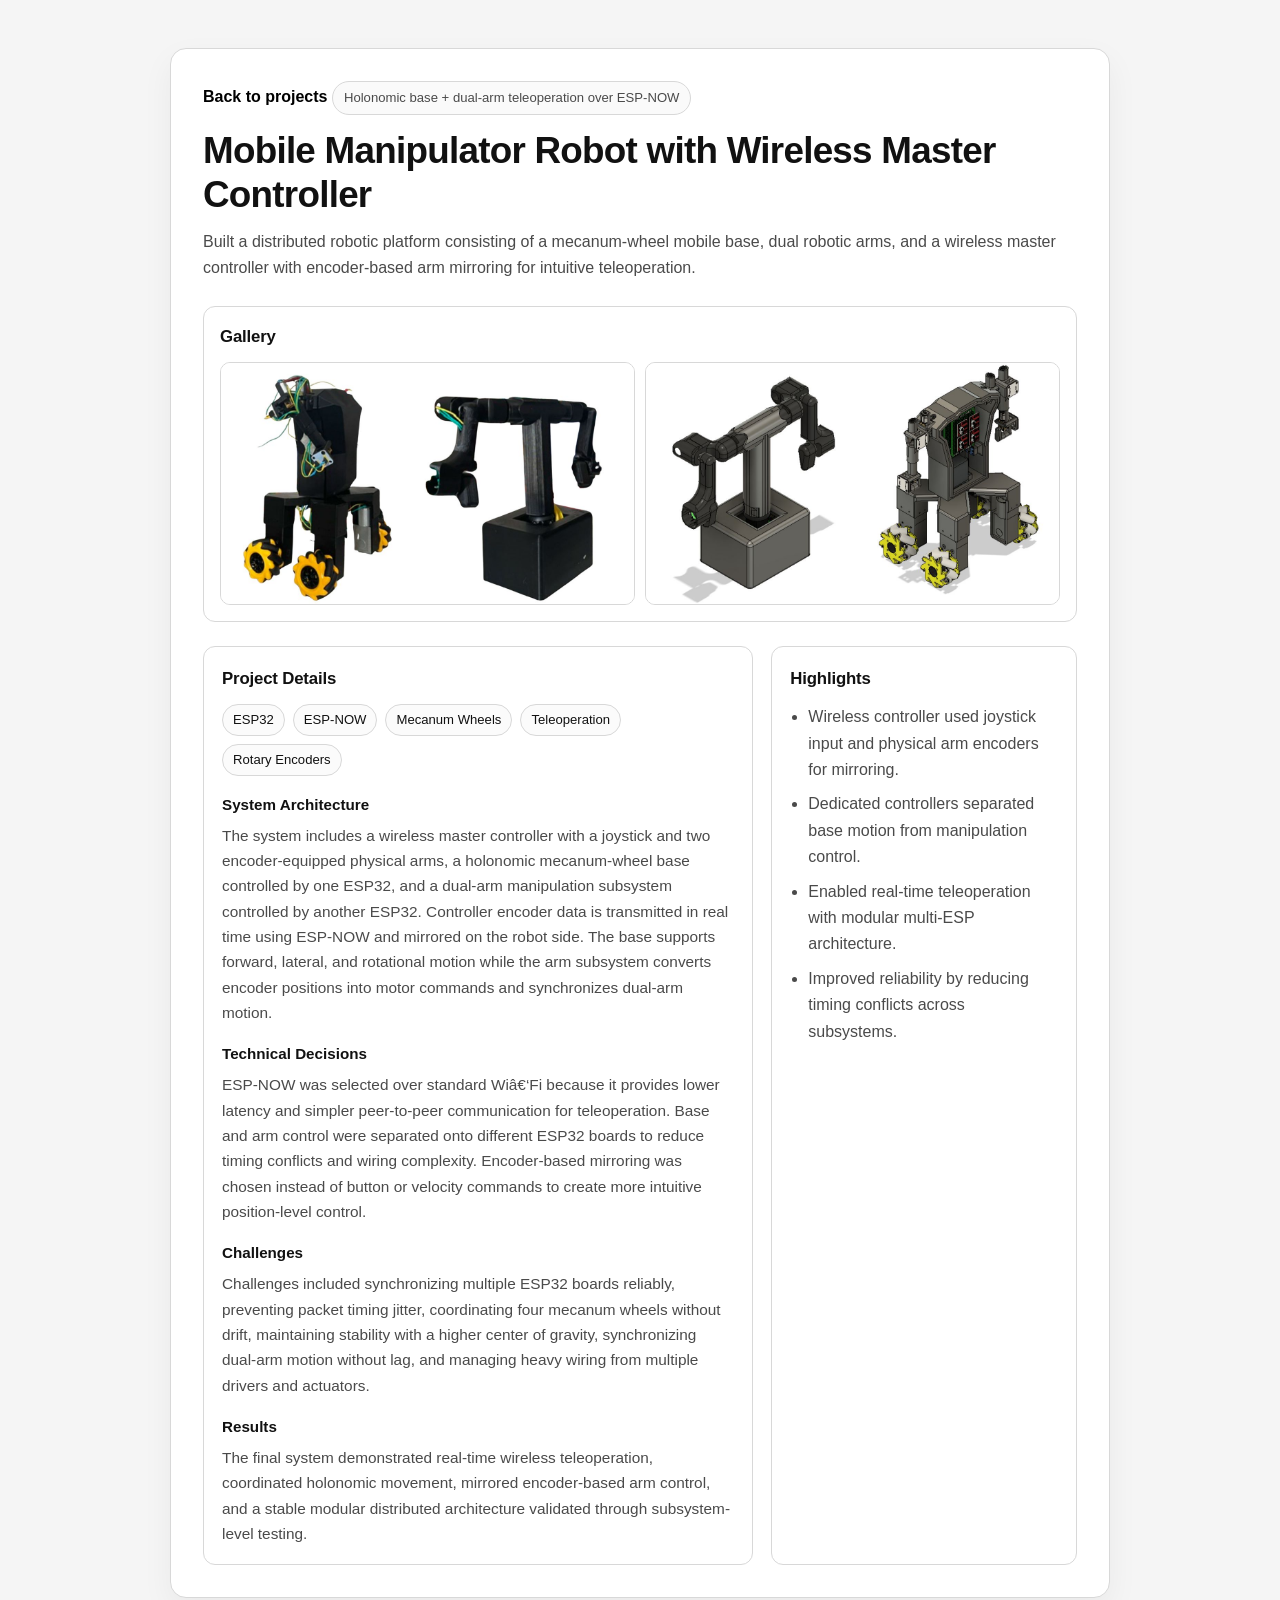
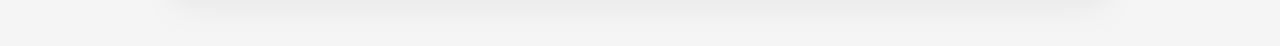
<file: projects/mobile-manipulator.html>
﻿<!DOCTYPE html>
<html lang="en">
<head>
  <meta charset="UTF-8" />
  <meta name="viewport" content="width=device-width, initial-scale=1.0" />
  <title>Mobile Manipulator Robot with Wireless Master Controller | Mahmood Alhashmi</title>
  <meta name="description" content="Built a distributed robotic platform consisting of a mecanum-wheel mobile base, dual robotic arms, and a wireless master controller with encoder-based arm mirroring for intuitive teleoperation." />
  
  <link rel="icon" type="image/png" href="../favicon.png" />
<style>
    :root {
      --bg: #f5f5f5;
      --surface: #ffffff;
      --text: #111111;
      --muted: #4a4a4a;
      --line: #d8d8d8;
      --accent: #000000;
      --accent-hover: #1f1f1f;
    }

    * { box-sizing: border-box; }

    body {
      margin: 0;
      font-family: "Segoe UI", Tahoma, Geneva, Verdana, sans-serif;
      background: var(--bg);
      color: var(--text);
      line-height: 1.65;
    }

    main {
      max-width: 980px;
      margin: 0 auto;
      padding: 48px 20px;
    }

    .shell {
      background: var(--surface);
      border: 1px solid var(--line);
      border-radius: 16px;
      box-shadow: 0 12px 32px rgba(0, 0, 0, 0.05);
      padding: 32px;
    }

    .back-link {
      display: inline-block;
      margin-bottom: 14px;
      color: var(--accent);
      text-decoration: none;
      font-weight: 600;
    }

    .back-link:hover { text-decoration: underline; }

    .pill {
      display: inline-block;
      font-size: 0.82rem;
      border: 1px solid var(--line);
      border-radius: 999px;
      padding: 5px 11px;
      margin-bottom: 14px;
      background: #fafafa;
      color: var(--muted);
    }

    h1 {
      margin: 0;
      font-size: clamp(1.8rem, 4vw, 2.3rem);
      line-height: 1.2;
      letter-spacing: -0.02em;
    }

    p {
      margin: 12px 0 0;
      color: var(--muted);
    }

    .gallery-section {
      margin-top: 24px;
      border: 1px solid var(--line);
      border-radius: 12px;
      padding: 16px;
      background: #ffffff;
    }

    h2 {
      margin: 0 0 12px;
      font-size: 1.05rem;
      letter-spacing: -0.01em;
    }

    .gallery-grid {
      display: grid;
      grid-template-columns: repeat(auto-fit, minmax(220px, 1fr));
      gap: 10px;
    }

    .gallery-image {
      width: 100%;
      aspect-ratio: 12 / 7;
      object-fit: cover;
      border: 1px solid var(--line);
      border-radius: 10px;
      background: #fbfbfb;
      display: block;
    }

    .gallery-empty {
      border: 1px dashed var(--line);
      border-radius: 10px;
      padding: 14px;
      color: var(--muted);
      background: #fbfbfb;
    }

    .content-grid {
      margin-top: 24px;
      display: grid;
      grid-template-columns: 1.8fr 1fr;
      gap: 18px;
    }

    .card {
      border: 1px solid var(--line);
      border-radius: 12px;
      padding: 18px;
      background: #ffffff;
    }

    .tags {
      display: flex;
      flex-wrap: wrap;
      gap: 8px;
      margin-bottom: 14px;
    }

    .tag {
      border: 1px solid var(--line);
      border-radius: 999px;
      padding: 4px 10px;
      font-size: 0.82rem;
      background: #fbfbfb;
      color: var(--text);
    }

    h3 {
      margin: 16px 0 6px;
      font-size: 0.95rem;
      color: var(--text);
    }

    .details p {
      margin: 0;
      color: var(--muted);
      font-size: 0.96rem;
    }

    .highlights {
      margin: 0;
      padding-left: 18px;
    }

    .highlights li {
      margin-bottom: 8px;
      color: var(--muted);
    }
@media (max-width: 760px) {
      main { padding: 26px 14px; }
      .shell { padding: 22px 18px; border-radius: 12px; }
      .content-grid { grid-template-columns: 1fr; }
    }
  </style>
</head>
<body>
  <main>
    <div class="shell">
      <a class="back-link" href="../index.html#projects">Back to projects</a>
      <span class="pill">Holonomic base + dual-arm teleoperation over ESP-NOW</span>
      <h1>Mobile Manipulator Robot with Wireless Master Controller</h1>
      <p>Built a distributed robotic platform consisting of a mecanum-wheel mobile base, dual robotic arms, and a wireless master controller with encoder-based arm mirroring for intuitive teleoperation.</p>

      <section class="gallery-section" aria-label="Project gallery">
        <h2>Gallery</h2>
        <div class="gallery-grid">
          <img class="gallery-image" src="../images/mobile-manipulator/3.jpg" alt="Mobile Manipulator Robot with Wireless Master Controller image 1" loading="lazy" />
          <img class="gallery-image" src="../images/mobile-manipulator/4.jpg" alt="Mobile Manipulator Robot with Wireless Master Controller image 2" loading="lazy" />
        </div>
      </section>

      <section class="content-grid" aria-label="Project details and highlights">
        <article class="card details">
          <h2>Project Details</h2>
          <div class="tags">
          <span class="tag">ESP32</span>
          <span class="tag">ESP-NOW</span>
          <span class="tag">Mecanum Wheels</span>
          <span class="tag">Teleoperation</span>
          <span class="tag">Rotary Encoders</span>
          </div>
        <h3>System Architecture</h3>
        <p>The system includes a wireless master controller with a joystick and two encoder-equipped physical arms, a holonomic mecanum-wheel base controlled by one ESP32, and a dual-arm manipulation subsystem controlled by another ESP32. Controller encoder data is transmitted in real time using ESP-NOW and mirrored on the robot side. The base supports forward, lateral, and rotational motion while the arm subsystem converts encoder positions into motor commands and synchronizes dual-arm motion.</p>
        <h3>Technical Decisions</h3>
        <p>ESP-NOW was selected over standard Wiâ€‘Fi because it provides lower latency and simpler peer-to-peer communication for teleoperation. Base and arm control were separated onto different ESP32 boards to reduce timing conflicts and wiring complexity. Encoder-based mirroring was chosen instead of button or velocity commands to create more intuitive position-level control.</p>
        <h3>Challenges</h3>
        <p>Challenges included synchronizing multiple ESP32 boards reliably, preventing packet timing jitter, coordinating four mecanum wheels without drift, maintaining stability with a higher center of gravity, synchronizing dual-arm motion without lag, and managing heavy wiring from multiple drivers and actuators.</p>
        <h3>Results</h3>
        <p>The final system demonstrated real-time wireless teleoperation, coordinated holonomic movement, mirrored encoder-based arm control, and a stable modular distributed architecture validated through subsystem-level testing.</p>
        </article>

        <aside class="card">
          <h2>Highlights</h2>
          <ul class="highlights">
          <li>Wireless controller used joystick input and physical arm encoders for mirroring.</li>
          <li>Dedicated controllers separated base motion from manipulation control.</li>
          <li>Enabled real-time teleoperation with modular multi-ESP architecture.</li>
          <li>Improved reliability by reducing timing conflicts across subsystems.</li>
          </ul>
</aside>
      </section>
    </div>
  </main>
</body>
</html>
</file>
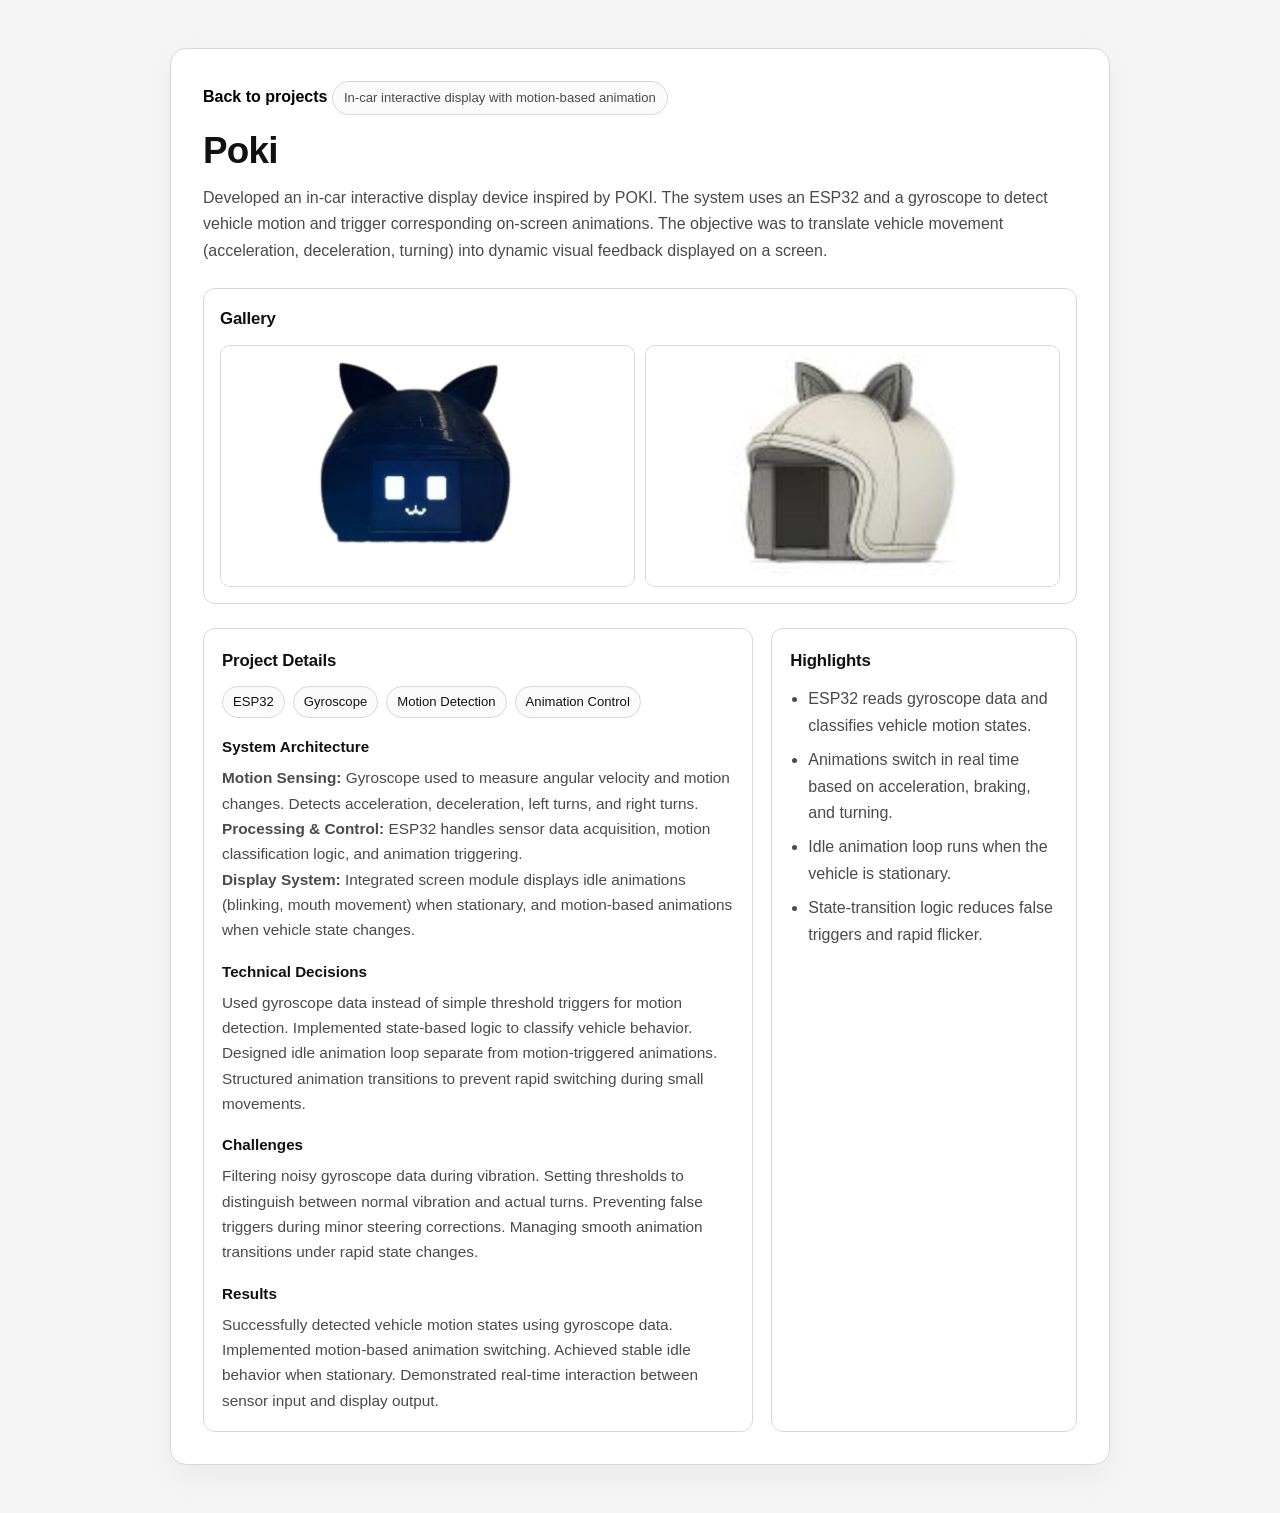
<file: projects/poki.html>
﻿<!DOCTYPE html>
<html lang="en">
<head>
  <meta charset="UTF-8" />
  <meta name="viewport" content="width=device-width, initial-scale=1.0" />
  <title>Poki | Mahmood Alhashmi</title>
  <meta name="description" content="Developed an in-car interactive display device inspired by POKI using an ESP32 and gyroscope to detect vehicle motion and trigger on-screen animations." />
  
  <link rel="icon" type="image/png" href="../favicon.png" />
<style>
    :root {
      --bg: #f5f5f5;
      --surface: #ffffff;
      --text: #111111;
      --muted: #4a4a4a;
      --line: #d8d8d8;
      --accent: #000000;
      --accent-hover: #1f1f1f;
    }

    * { box-sizing: border-box; }

    body {
      margin: 0;
      font-family: "Segoe UI", Tahoma, Geneva, Verdana, sans-serif;
      background: var(--bg);
      color: var(--text);
      line-height: 1.65;
    }

    main {
      max-width: 980px;
      margin: 0 auto;
      padding: 48px 20px;
    }

    .shell {
      background: var(--surface);
      border: 1px solid var(--line);
      border-radius: 16px;
      box-shadow: 0 12px 32px rgba(0, 0, 0, 0.05);
      padding: 32px;
    }

    .back-link {
      display: inline-block;
      margin-bottom: 14px;
      color: var(--accent);
      text-decoration: none;
      font-weight: 600;
    }

    .back-link:hover { text-decoration: underline; }

    .pill {
      display: inline-block;
      font-size: 0.82rem;
      border: 1px solid var(--line);
      border-radius: 999px;
      padding: 5px 11px;
      margin-bottom: 14px;
      background: #fafafa;
      color: var(--muted);
    }

    h1 {
      margin: 0;
      font-size: clamp(1.8rem, 4vw, 2.3rem);
      line-height: 1.2;
      letter-spacing: -0.02em;
    }

    p {
      margin: 12px 0 0;
      color: var(--muted);
    }

    .gallery-section {
      margin-top: 24px;
      border: 1px solid var(--line);
      border-radius: 12px;
      padding: 16px;
      background: #ffffff;
    }

    h2 {
      margin: 0 0 12px;
      font-size: 1.05rem;
      letter-spacing: -0.01em;
    }

    .gallery-grid {
      display: grid;
      grid-template-columns: repeat(auto-fit, minmax(220px, 1fr));
      gap: 10px;
    }

    .gallery-image {
      width: 100%;
      aspect-ratio: 12 / 7;
      object-fit: cover;
      border: 1px solid var(--line);
      border-radius: 10px;
      background: #fbfbfb;
      display: block;
    }

    .gallery-empty {
      border: 1px dashed var(--line);
      border-radius: 10px;
      padding: 14px;
      color: var(--muted);
      background: #fbfbfb;
    }

    .content-grid {
      margin-top: 24px;
      display: grid;
      grid-template-columns: 1.8fr 1fr;
      gap: 18px;
    }

    .card {
      border: 1px solid var(--line);
      border-radius: 12px;
      padding: 18px;
      background: #ffffff;
    }

    .tags {
      display: flex;
      flex-wrap: wrap;
      gap: 8px;
      margin-bottom: 14px;
    }

    .tag {
      border: 1px solid var(--line);
      border-radius: 999px;
      padding: 4px 10px;
      font-size: 0.82rem;
      background: #fbfbfb;
      color: var(--text);
    }

    h3 {
      margin: 16px 0 6px;
      font-size: 0.95rem;
      color: var(--text);
    }

    .details p {
      margin: 0;
      color: var(--muted);
      font-size: 0.96rem;
    }

    .highlights {
      margin: 0;
      padding-left: 18px;
    }

    .highlights li {
      margin-bottom: 8px;
      color: var(--muted);
    }
@media (max-width: 760px) {
      main { padding: 26px 14px; }
      .shell { padding: 22px 18px; border-radius: 12px; }
      .content-grid { grid-template-columns: 1fr; }
    }
  </style>
</head>
<body>
  <main>
    <div class="shell">
      <a class="back-link" href="../index.html#projects">Back to projects</a>
      <span class="pill">In-car interactive display with motion-based animation</span>
      <h1>Poki</h1>
      <p>Developed an in-car interactive display device inspired by POKI. The system uses an ESP32 and a gyroscope to detect vehicle motion and trigger corresponding on-screen animations. The objective was to translate vehicle movement (acceleration, deceleration, turning) into dynamic visual feedback displayed on a screen.</p>

      <section class="gallery-section" aria-label="Project gallery">
        <h2>Gallery</h2>
        <div class="gallery-grid">
          <img class="gallery-image" src="../images/poki/12.jpg" alt="Poki image 1" loading="lazy" />
          <img class="gallery-image" src="../images/poki/13.jpg" alt="Poki image 2" loading="lazy" />
        </div>
      </section>

      <section class="content-grid" aria-label="Project details and highlights">
        <article class="card details">
          <h2>Project Details</h2>
          <div class="tags">
            <span class="tag">ESP32</span>
            <span class="tag">Gyroscope</span>
            <span class="tag">Motion Detection</span>
            <span class="tag">Animation Control</span>
          </div>
          <h3>System Architecture</h3>
          <p><strong>Motion Sensing:</strong> Gyroscope used to measure angular velocity and motion changes. Detects acceleration, deceleration, left turns, and right turns.</p>
          <p><strong>Processing &amp; Control:</strong> ESP32 handles sensor data acquisition, motion classification logic, and animation triggering.</p>
          <p><strong>Display System:</strong> Integrated screen module displays idle animations (blinking, mouth movement) when stationary, and motion-based animations when vehicle state changes.</p>
          <h3>Technical Decisions</h3>
          <p>Used gyroscope data instead of simple threshold triggers for motion detection. Implemented state-based logic to classify vehicle behavior. Designed idle animation loop separate from motion-triggered animations. Structured animation transitions to prevent rapid switching during small movements.</p>
          <h3>Challenges</h3>
          <p>Filtering noisy gyroscope data during vibration. Setting thresholds to distinguish between normal vibration and actual turns. Preventing false triggers during minor steering corrections. Managing smooth animation transitions under rapid state changes.</p>
          <h3>Results</h3>
          <p>Successfully detected vehicle motion states using gyroscope data. Implemented motion-based animation switching. Achieved stable idle behavior when stationary. Demonstrated real-time interaction between sensor input and display output.</p>
        </article>

        <aside class="card">
          <h2>Highlights</h2>
          <ul class="highlights">
            <li>ESP32 reads gyroscope data and classifies vehicle motion states.</li>
            <li>Animations switch in real time based on acceleration, braking, and turning.</li>
            <li>Idle animation loop runs when the vehicle is stationary.</li>
            <li>State-transition logic reduces false triggers and rapid flicker.</li>
          </ul>
</aside>
      </section>
    </div>
  </main>
</body>
</html>
</file>
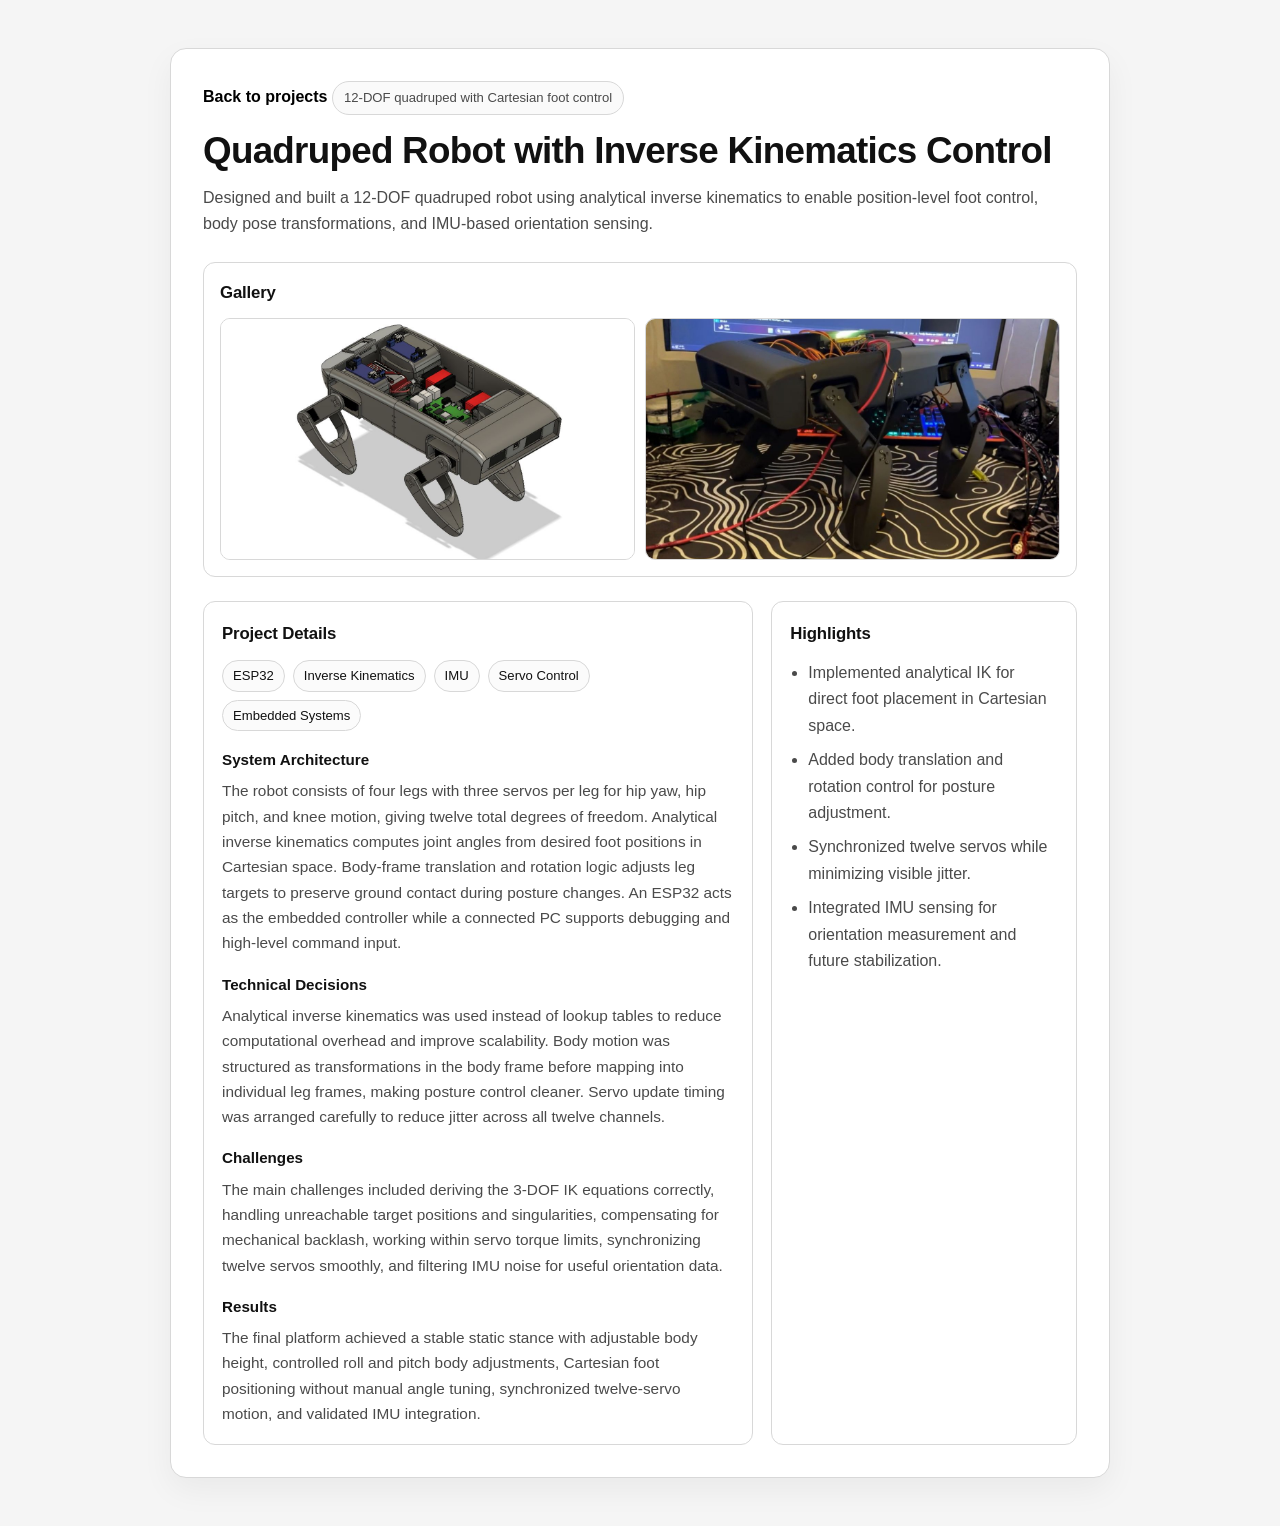
<file: projects/quadruped-ik.html>
﻿<!DOCTYPE html>
<html lang="en">
<head>
  <meta charset="UTF-8" />
  <meta name="viewport" content="width=device-width, initial-scale=1.0" />
  <title>Quadruped Robot with Inverse Kinematics Control | Mahmood Alhashmi</title>
  <meta name="description" content="Designed and built a 12-DOF quadruped robot using analytical inverse kinematics to enable position-level foot control, body pose transformations, and IMU-based orientation sensing." />
  
  <link rel="icon" type="image/png" href="../favicon.png" />
<style>
    :root {
      --bg: #f5f5f5;
      --surface: #ffffff;
      --text: #111111;
      --muted: #4a4a4a;
      --line: #d8d8d8;
      --accent: #000000;
      --accent-hover: #1f1f1f;
    }

    * { box-sizing: border-box; }

    body {
      margin: 0;
      font-family: "Segoe UI", Tahoma, Geneva, Verdana, sans-serif;
      background: var(--bg);
      color: var(--text);
      line-height: 1.65;
    }

    main {
      max-width: 980px;
      margin: 0 auto;
      padding: 48px 20px;
    }

    .shell {
      background: var(--surface);
      border: 1px solid var(--line);
      border-radius: 16px;
      box-shadow: 0 12px 32px rgba(0, 0, 0, 0.05);
      padding: 32px;
    }

    .back-link {
      display: inline-block;
      margin-bottom: 14px;
      color: var(--accent);
      text-decoration: none;
      font-weight: 600;
    }

    .back-link:hover { text-decoration: underline; }

    .pill {
      display: inline-block;
      font-size: 0.82rem;
      border: 1px solid var(--line);
      border-radius: 999px;
      padding: 5px 11px;
      margin-bottom: 14px;
      background: #fafafa;
      color: var(--muted);
    }

    h1 {
      margin: 0;
      font-size: clamp(1.8rem, 4vw, 2.3rem);
      line-height: 1.2;
      letter-spacing: -0.02em;
    }

    p {
      margin: 12px 0 0;
      color: var(--muted);
    }

    .gallery-section {
      margin-top: 24px;
      border: 1px solid var(--line);
      border-radius: 12px;
      padding: 16px;
      background: #ffffff;
    }

    h2 {
      margin: 0 0 12px;
      font-size: 1.05rem;
      letter-spacing: -0.01em;
    }

    .gallery-grid {
      display: grid;
      grid-template-columns: repeat(auto-fit, minmax(220px, 1fr));
      gap: 10px;
    }

    .gallery-image {
      width: 100%;
      aspect-ratio: 12 / 7;
      object-fit: cover;
      border: 1px solid var(--line);
      border-radius: 10px;
      background: #fbfbfb;
      display: block;
    }

    .gallery-empty {
      border: 1px dashed var(--line);
      border-radius: 10px;
      padding: 14px;
      color: var(--muted);
      background: #fbfbfb;
    }

    .content-grid {
      margin-top: 24px;
      display: grid;
      grid-template-columns: 1.8fr 1fr;
      gap: 18px;
    }

    .card {
      border: 1px solid var(--line);
      border-radius: 12px;
      padding: 18px;
      background: #ffffff;
    }

    .tags {
      display: flex;
      flex-wrap: wrap;
      gap: 8px;
      margin-bottom: 14px;
    }

    .tag {
      border: 1px solid var(--line);
      border-radius: 999px;
      padding: 4px 10px;
      font-size: 0.82rem;
      background: #fbfbfb;
      color: var(--text);
    }

    h3 {
      margin: 16px 0 6px;
      font-size: 0.95rem;
      color: var(--text);
    }

    .details p {
      margin: 0;
      color: var(--muted);
      font-size: 0.96rem;
    }

    .highlights {
      margin: 0;
      padding-left: 18px;
    }

    .highlights li {
      margin-bottom: 8px;
      color: var(--muted);
    }
@media (max-width: 760px) {
      main { padding: 26px 14px; }
      .shell { padding: 22px 18px; border-radius: 12px; }
      .content-grid { grid-template-columns: 1fr; }
    }
  </style>
</head>
<body>
  <main>
    <div class="shell">
      <a class="back-link" href="../index.html#projects">Back to projects</a>
      <span class="pill">12-DOF quadruped with Cartesian foot control</span>
      <h1>Quadruped Robot with Inverse Kinematics Control</h1>
      <p>Designed and built a 12-DOF quadruped robot using analytical inverse kinematics to enable position-level foot control, body pose transformations, and IMU-based orientation sensing.</p>

      <section class="gallery-section" aria-label="Project gallery">
        <h2>Gallery</h2>
        <div class="gallery-grid">
          <img class="gallery-image" src="../images/quadruped-ik/6.jpg" alt="Quadruped Robot with Inverse Kinematics Control image 1" loading="lazy" />
          <img class="gallery-image" src="../images/quadruped-ik/7.jpg" alt="Quadruped Robot with Inverse Kinematics Control image 2" loading="lazy" />
        </div>
      </section>

      <section class="content-grid" aria-label="Project details and highlights">
        <article class="card details">
          <h2>Project Details</h2>
          <div class="tags">
          <span class="tag">ESP32</span>
          <span class="tag">Inverse Kinematics</span>
          <span class="tag">IMU</span>
          <span class="tag">Servo Control</span>
          <span class="tag">Embedded Systems</span>
          </div>
        <h3>System Architecture</h3>
        <p>The robot consists of four legs with three servos per leg for hip yaw, hip pitch, and knee motion, giving twelve total degrees of freedom. Analytical inverse kinematics computes joint angles from desired foot positions in Cartesian space. Body-frame translation and rotation logic adjusts leg targets to preserve ground contact during posture changes. An ESP32 acts as the embedded controller while a connected PC supports debugging and high-level command input.</p>
        <h3>Technical Decisions</h3>
        <p>Analytical inverse kinematics was used instead of lookup tables to reduce computational overhead and improve scalability. Body motion was structured as transformations in the body frame before mapping into individual leg frames, making posture control cleaner. Servo update timing was arranged carefully to reduce jitter across all twelve channels.</p>
        <h3>Challenges</h3>
        <p>The main challenges included deriving the 3-DOF IK equations correctly, handling unreachable target positions and singularities, compensating for mechanical backlash, working within servo torque limits, synchronizing twelve servos smoothly, and filtering IMU noise for useful orientation data.</p>
        <h3>Results</h3>
        <p>The final platform achieved a stable static stance with adjustable body height, controlled roll and pitch body adjustments, Cartesian foot positioning without manual angle tuning, synchronized twelve-servo motion, and validated IMU integration.</p>
        </article>

        <aside class="card">
          <h2>Highlights</h2>
          <ul class="highlights">
          <li>Implemented analytical IK for direct foot placement in Cartesian space.</li>
          <li>Added body translation and rotation control for posture adjustment.</li>
          <li>Synchronized twelve servos while minimizing visible jitter.</li>
          <li>Integrated IMU sensing for orientation measurement and future stabilization.</li>
          </ul>
</aside>
      </section>
    </div>
  </main>
</body>
</html>
</file>
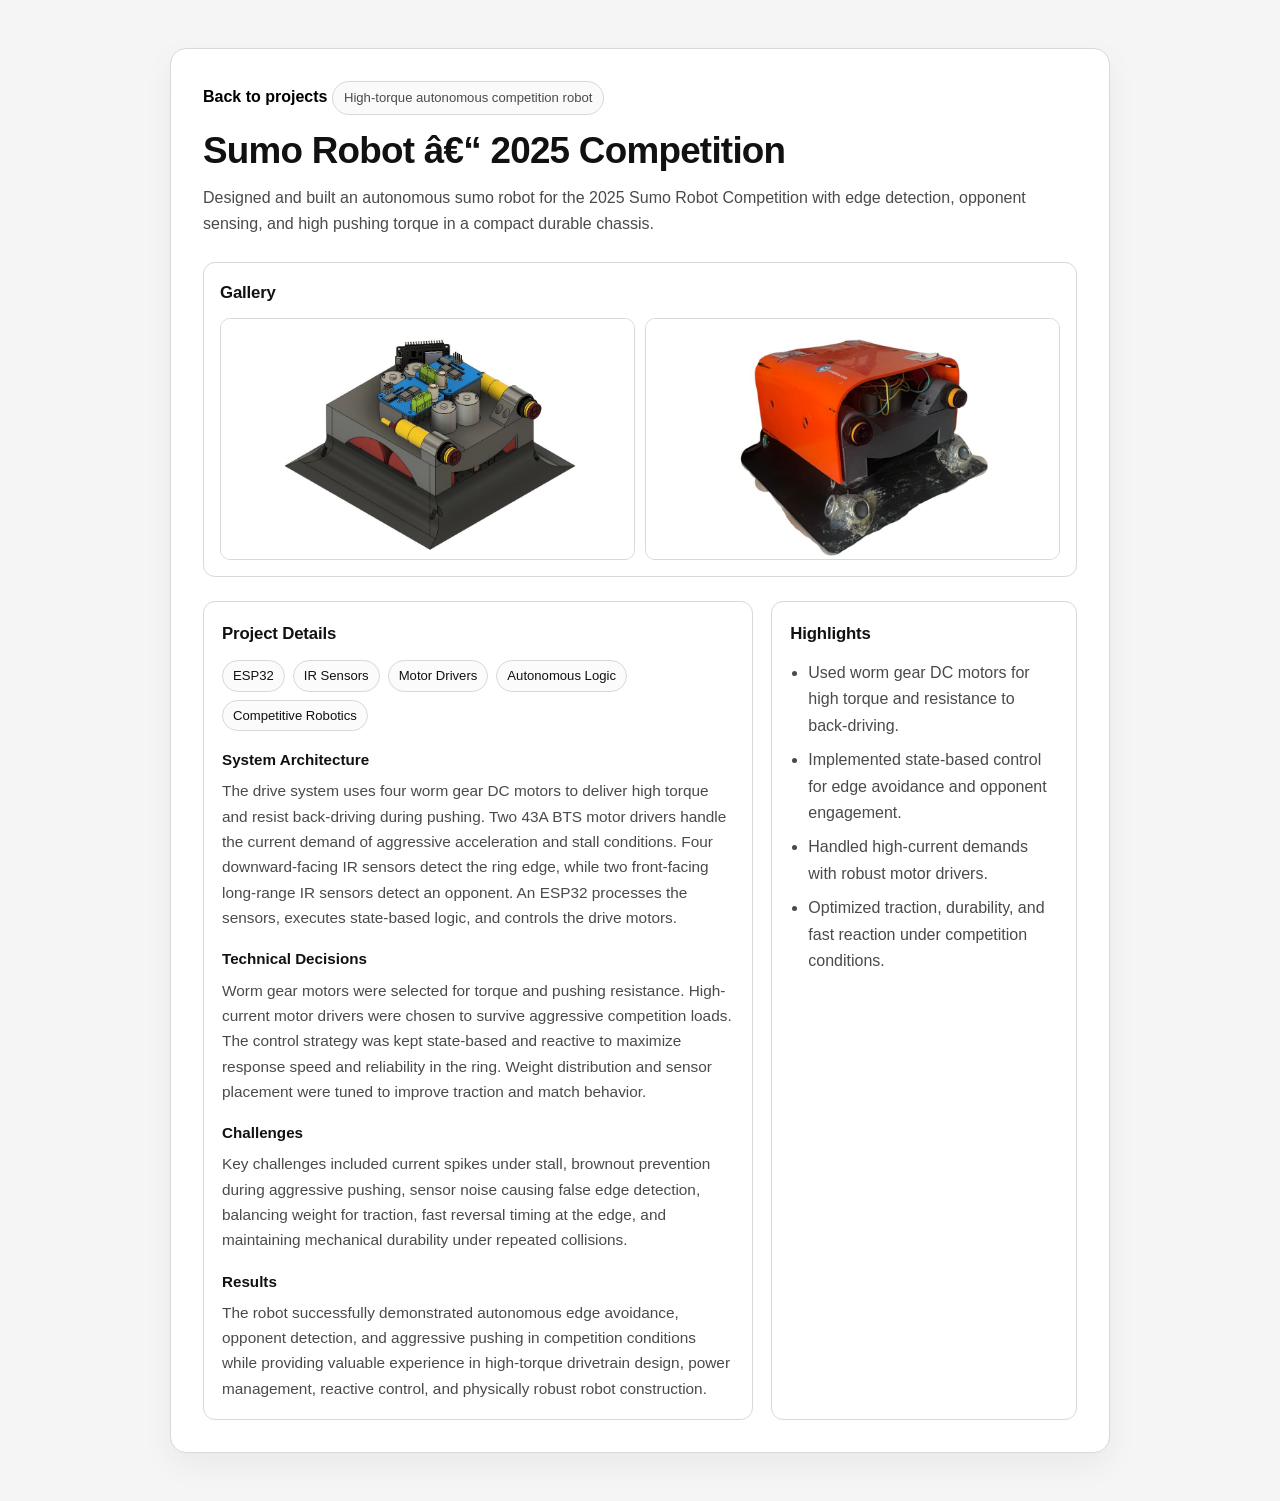
<file: projects/sumo-robot.html>
﻿<!DOCTYPE html>
<html lang="en">
<head>
  <meta charset="UTF-8" />
  <meta name="viewport" content="width=device-width, initial-scale=1.0" />
  <title>Sumo Robot â€“ 2025 Competition | Mahmood Alhashmi</title>
  <meta name="description" content="Designed and built an autonomous sumo robot for the 2025 Sumo Robot Competition with edge detection, opponent sensing, and high pushing torque in a compact durable chassis." />
  
  <link rel="icon" type="image/png" href="../favicon.png" />
<style>
    :root {
      --bg: #f5f5f5;
      --surface: #ffffff;
      --text: #111111;
      --muted: #4a4a4a;
      --line: #d8d8d8;
      --accent: #000000;
      --accent-hover: #1f1f1f;
    }

    * { box-sizing: border-box; }

    body {
      margin: 0;
      font-family: "Segoe UI", Tahoma, Geneva, Verdana, sans-serif;
      background: var(--bg);
      color: var(--text);
      line-height: 1.65;
    }

    main {
      max-width: 980px;
      margin: 0 auto;
      padding: 48px 20px;
    }

    .shell {
      background: var(--surface);
      border: 1px solid var(--line);
      border-radius: 16px;
      box-shadow: 0 12px 32px rgba(0, 0, 0, 0.05);
      padding: 32px;
    }

    .back-link {
      display: inline-block;
      margin-bottom: 14px;
      color: var(--accent);
      text-decoration: none;
      font-weight: 600;
    }

    .back-link:hover { text-decoration: underline; }

    .pill {
      display: inline-block;
      font-size: 0.82rem;
      border: 1px solid var(--line);
      border-radius: 999px;
      padding: 5px 11px;
      margin-bottom: 14px;
      background: #fafafa;
      color: var(--muted);
    }

    h1 {
      margin: 0;
      font-size: clamp(1.8rem, 4vw, 2.3rem);
      line-height: 1.2;
      letter-spacing: -0.02em;
    }

    p {
      margin: 12px 0 0;
      color: var(--muted);
    }

    .gallery-section {
      margin-top: 24px;
      border: 1px solid var(--line);
      border-radius: 12px;
      padding: 16px;
      background: #ffffff;
    }

    h2 {
      margin: 0 0 12px;
      font-size: 1.05rem;
      letter-spacing: -0.01em;
    }

    .gallery-grid {
      display: grid;
      grid-template-columns: repeat(auto-fit, minmax(220px, 1fr));
      gap: 10px;
    }

    .gallery-image {
      width: 100%;
      aspect-ratio: 12 / 7;
      object-fit: cover;
      border: 1px solid var(--line);
      border-radius: 10px;
      background: #fbfbfb;
      display: block;
    }

    .gallery-empty {
      border: 1px dashed var(--line);
      border-radius: 10px;
      padding: 14px;
      color: var(--muted);
      background: #fbfbfb;
    }

    .content-grid {
      margin-top: 24px;
      display: grid;
      grid-template-columns: 1.8fr 1fr;
      gap: 18px;
    }

    .card {
      border: 1px solid var(--line);
      border-radius: 12px;
      padding: 18px;
      background: #ffffff;
    }

    .tags {
      display: flex;
      flex-wrap: wrap;
      gap: 8px;
      margin-bottom: 14px;
    }

    .tag {
      border: 1px solid var(--line);
      border-radius: 999px;
      padding: 4px 10px;
      font-size: 0.82rem;
      background: #fbfbfb;
      color: var(--text);
    }

    h3 {
      margin: 16px 0 6px;
      font-size: 0.95rem;
      color: var(--text);
    }

    .details p {
      margin: 0;
      color: var(--muted);
      font-size: 0.96rem;
    }

    .highlights {
      margin: 0;
      padding-left: 18px;
    }

    .highlights li {
      margin-bottom: 8px;
      color: var(--muted);
    }
@media (max-width: 760px) {
      main { padding: 26px 14px; }
      .shell { padding: 22px 18px; border-radius: 12px; }
      .content-grid { grid-template-columns: 1fr; }
    }
  </style>
</head>
<body>
  <main>
    <div class="shell">
      <a class="back-link" href="../index.html#projects">Back to projects</a>
      <span class="pill">High-torque autonomous competition robot</span>
      <h1>Sumo Robot â€“ 2025 Competition</h1>
      <p>Designed and built an autonomous sumo robot for the 2025 Sumo Robot Competition with edge detection, opponent sensing, and high pushing torque in a compact durable chassis.</p>

      <section class="gallery-section" aria-label="Project gallery">
        <h2>Gallery</h2>
        <div class="gallery-grid">
          <img class="gallery-image" src="../images/sumo-robot/8.jpg" alt="Sumo Robot â€“ 2025 Competition image 1" loading="lazy" />
          <img class="gallery-image" src="../images/sumo-robot/9.jpg" alt="Sumo Robot â€“ 2025 Competition image 2" loading="lazy" />
        </div>
      </section>

      <section class="content-grid" aria-label="Project details and highlights">
        <article class="card details">
          <h2>Project Details</h2>
          <div class="tags">
          <span class="tag">ESP32</span>
          <span class="tag">IR Sensors</span>
          <span class="tag">Motor Drivers</span>
          <span class="tag">Autonomous Logic</span>
          <span class="tag">Competitive Robotics</span>
          </div>
        <h3>System Architecture</h3>
        <p>The drive system uses four worm gear DC motors to deliver high torque and resist back-driving during pushing. Two 43A BTS motor drivers handle the current demand of aggressive acceleration and stall conditions. Four downward-facing IR sensors detect the ring edge, while two front-facing long-range IR sensors detect an opponent. An ESP32 processes the sensors, executes state-based logic, and controls the drive motors.</p>
        <h3>Technical Decisions</h3>
        <p>Worm gear motors were selected for torque and pushing resistance. High-current motor drivers were chosen to survive aggressive competition loads. The control strategy was kept state-based and reactive to maximize response speed and reliability in the ring. Weight distribution and sensor placement were tuned to improve traction and match behavior.</p>
        <h3>Challenges</h3>
        <p>Key challenges included current spikes under stall, brownout prevention during aggressive pushing, sensor noise causing false edge detection, balancing weight for traction, fast reversal timing at the edge, and maintaining mechanical durability under repeated collisions.</p>
        <h3>Results</h3>
        <p>The robot successfully demonstrated autonomous edge avoidance, opponent detection, and aggressive pushing in competition conditions while providing valuable experience in high-torque drivetrain design, power management, reactive control, and physically robust robot construction.</p>
        </article>

        <aside class="card">
          <h2>Highlights</h2>
          <ul class="highlights">
          <li>Used worm gear DC motors for high torque and resistance to back-driving.</li>
          <li>Implemented state-based control for edge avoidance and opponent engagement.</li>
          <li>Handled high-current demands with robust motor drivers.</li>
          <li>Optimized traction, durability, and fast reaction under competition conditions.</li>
          </ul>
</aside>
      </section>
    </div>
  </main>
</body>
</html>
</file>
